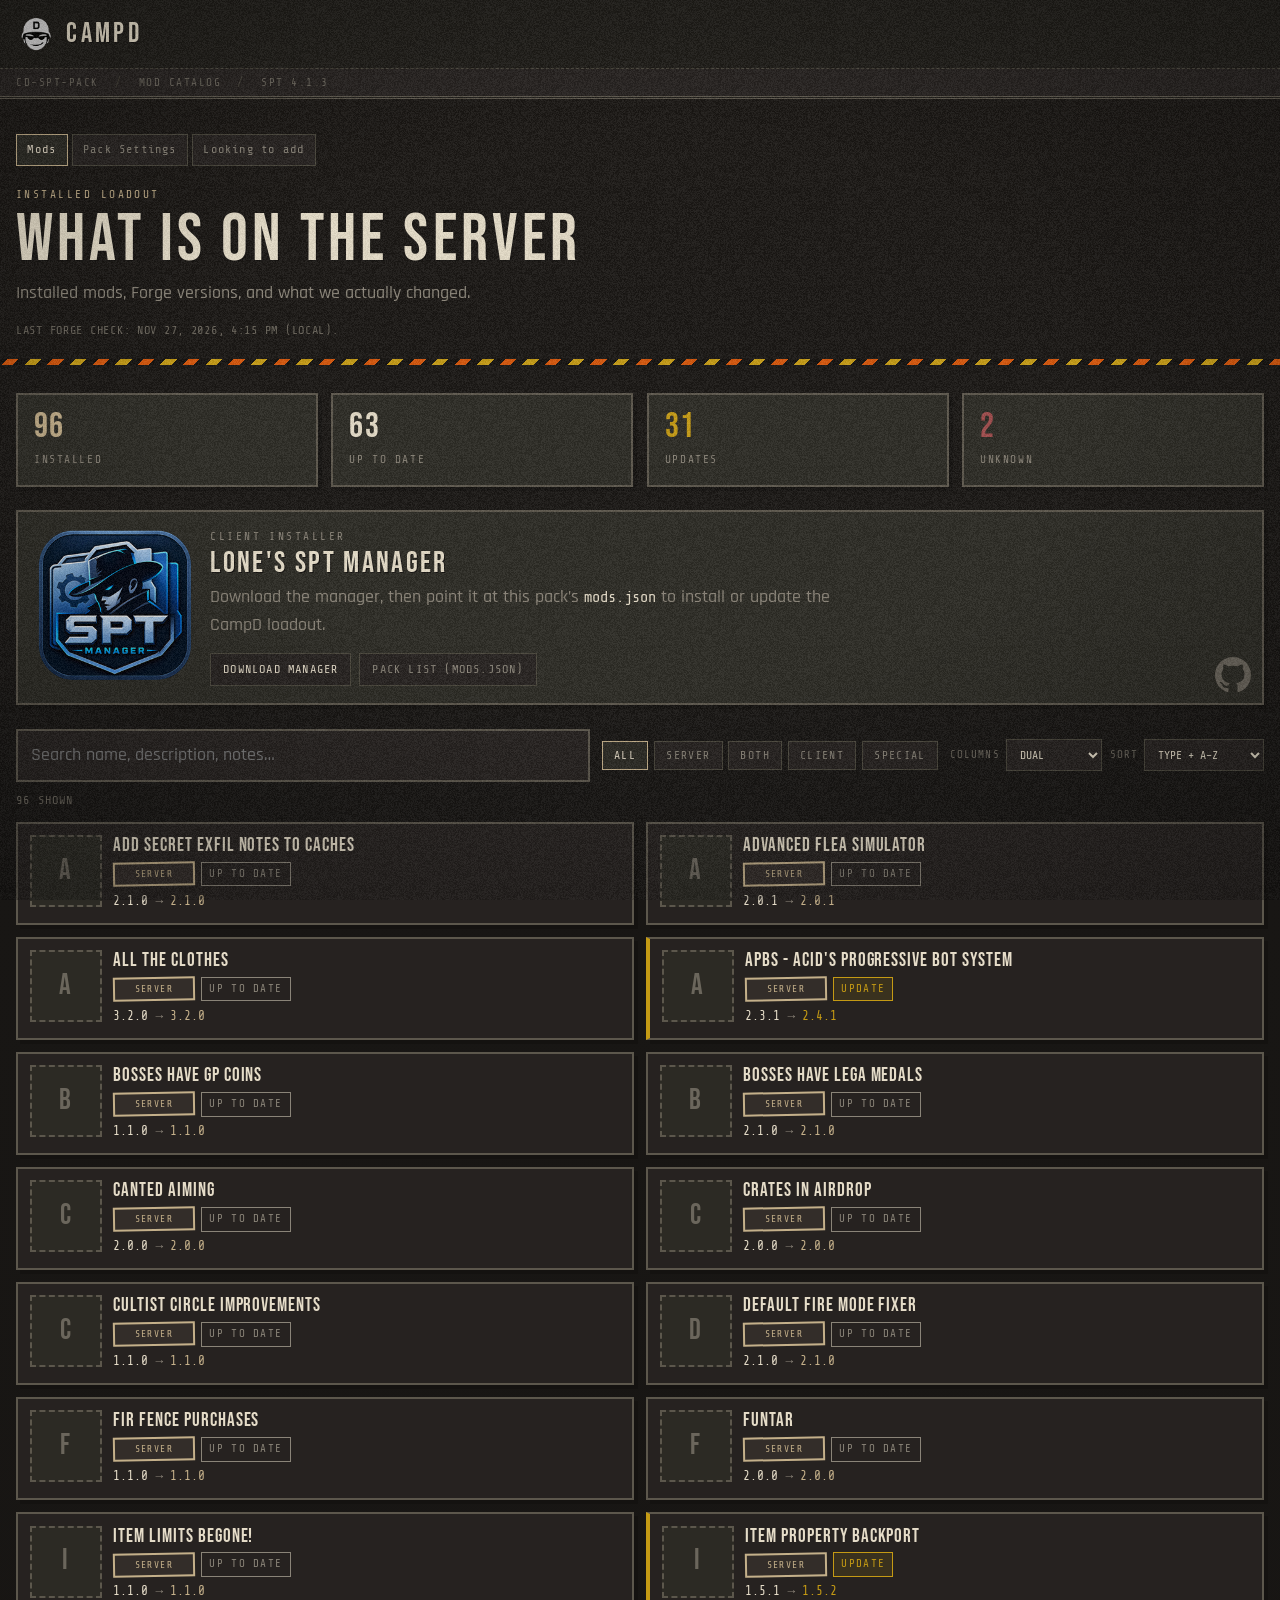
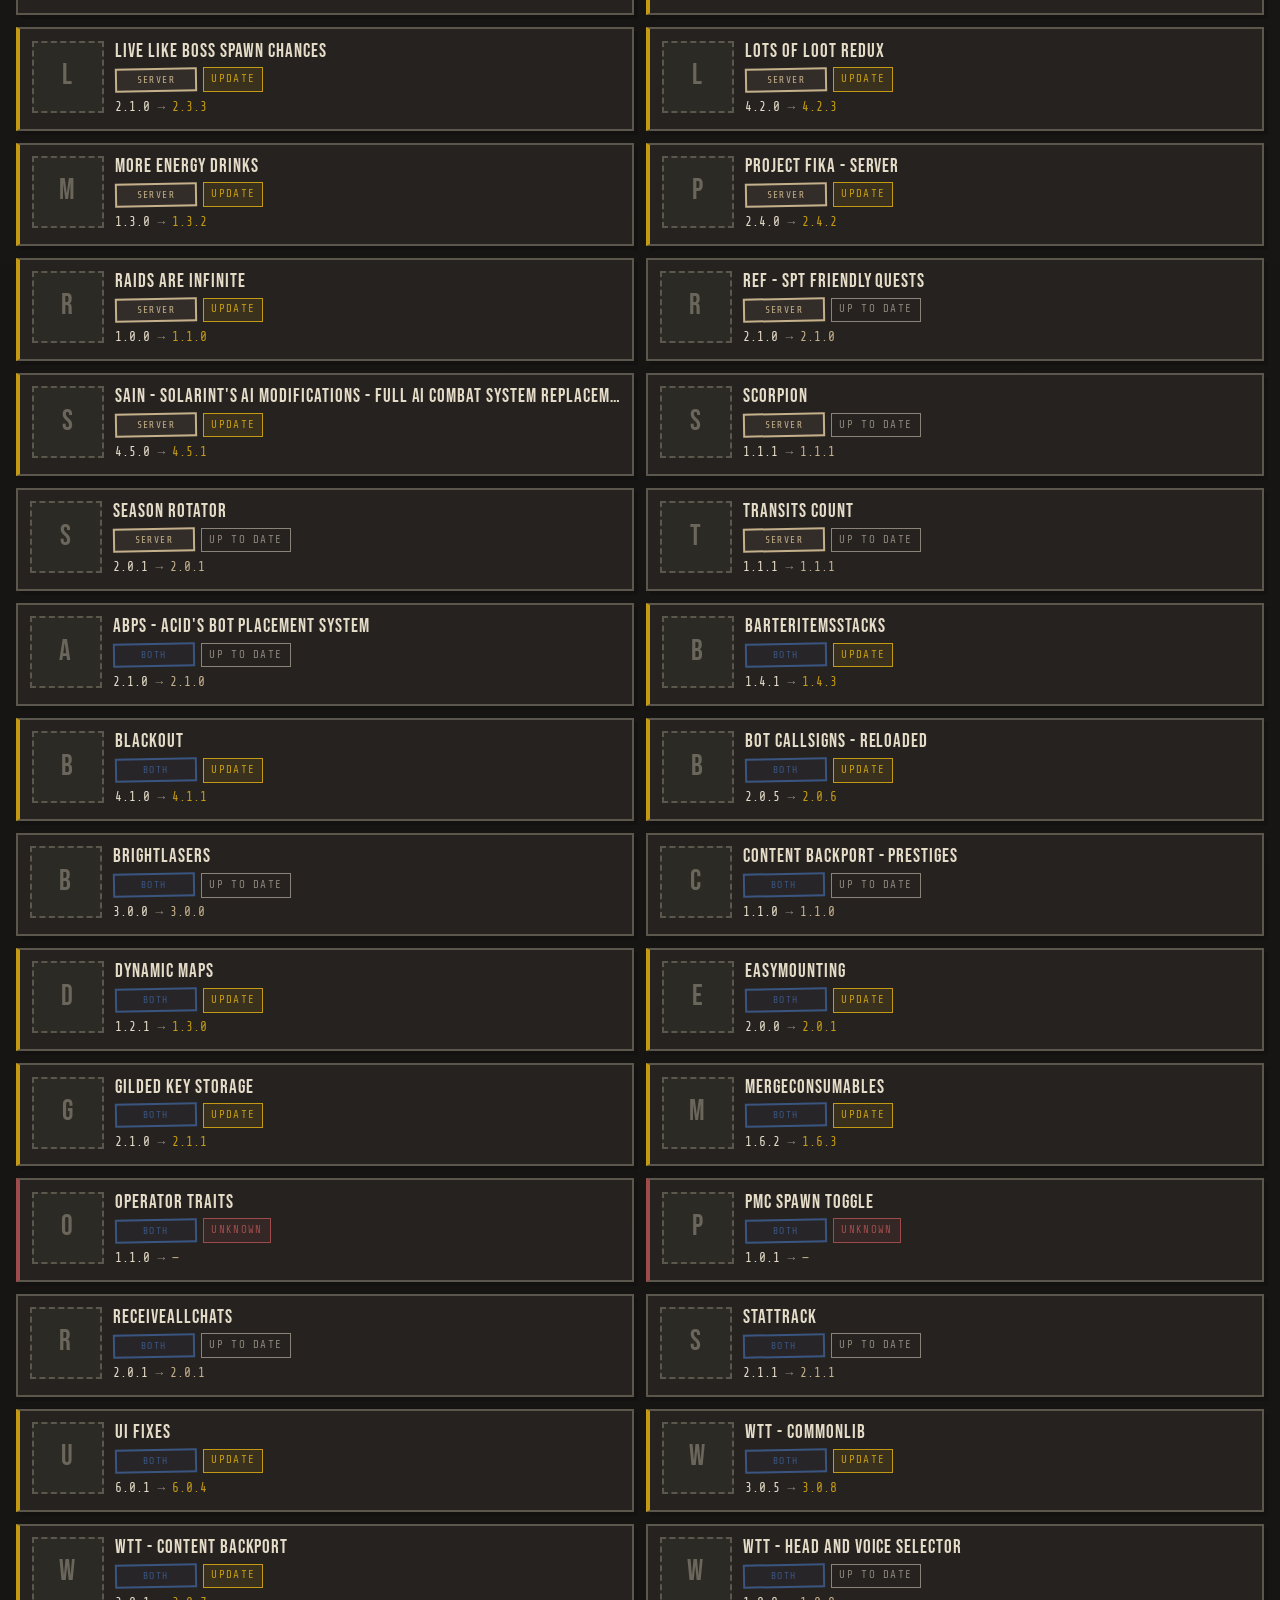
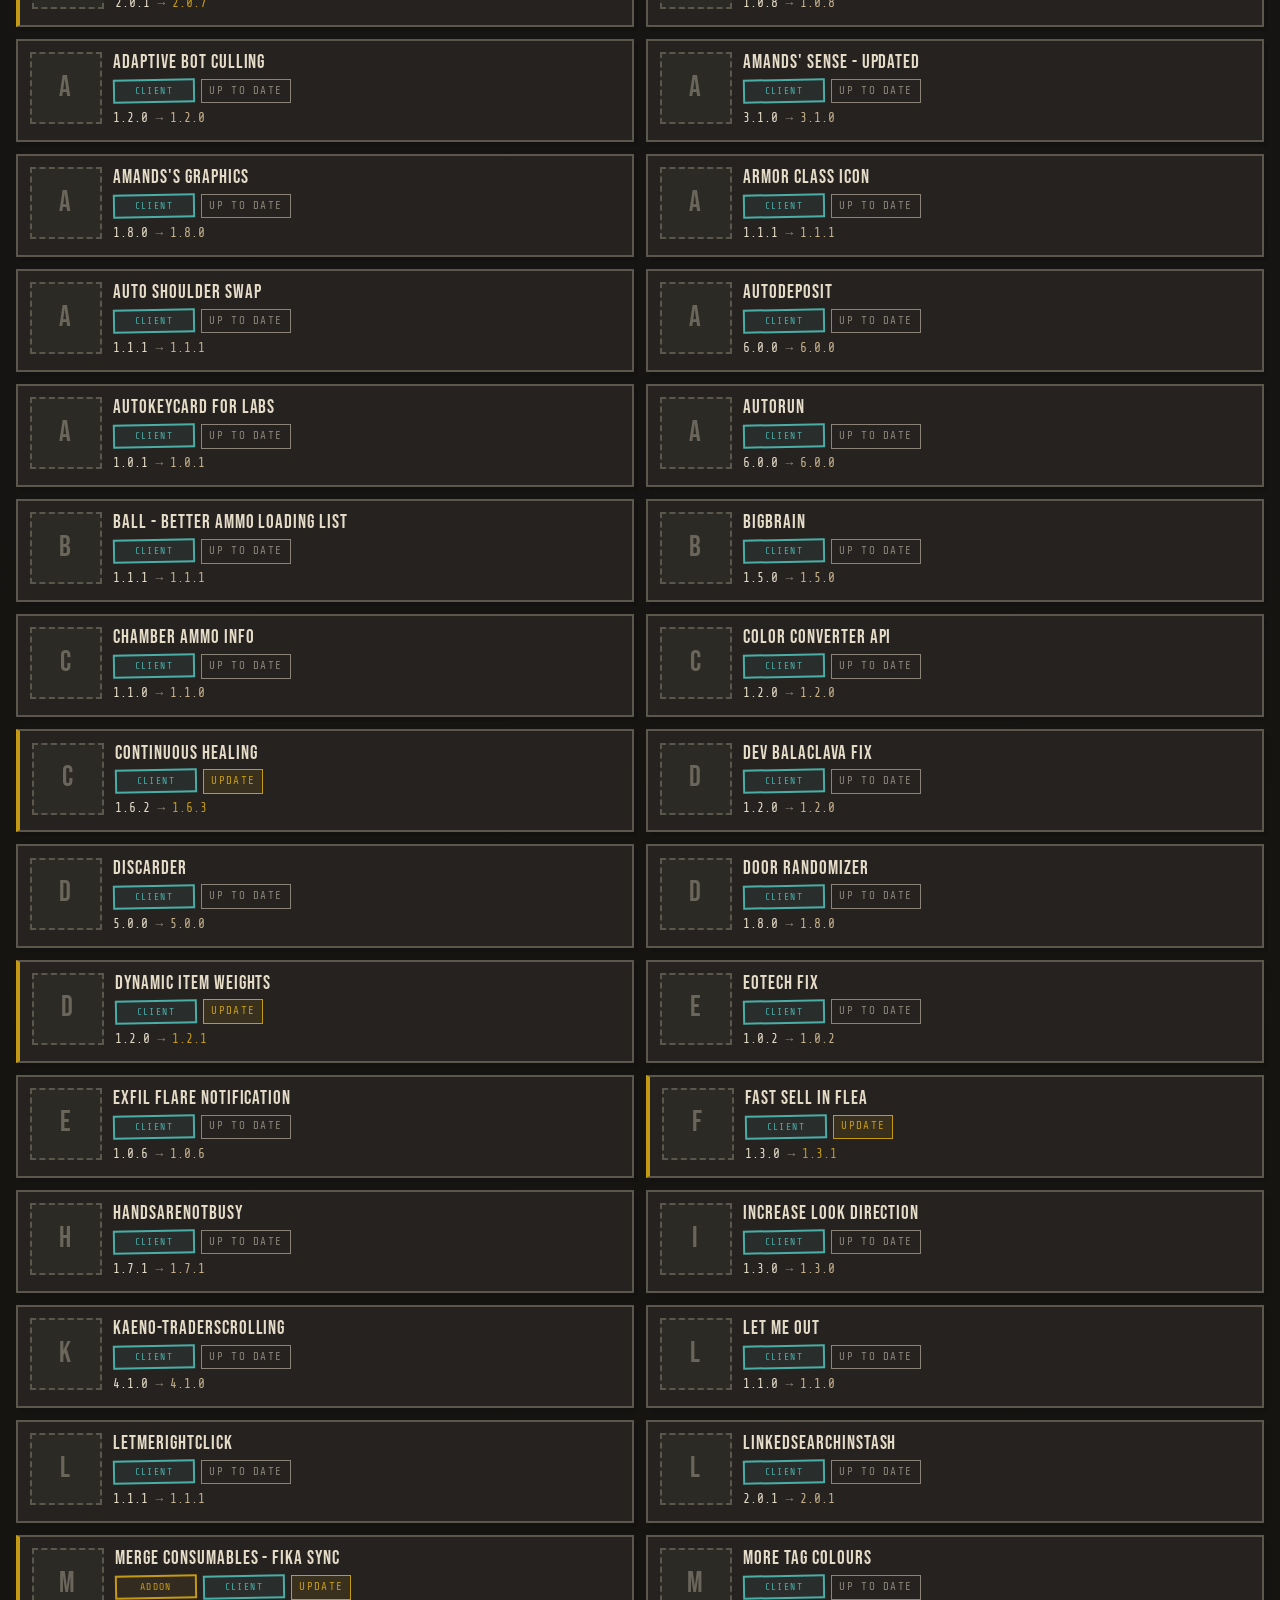
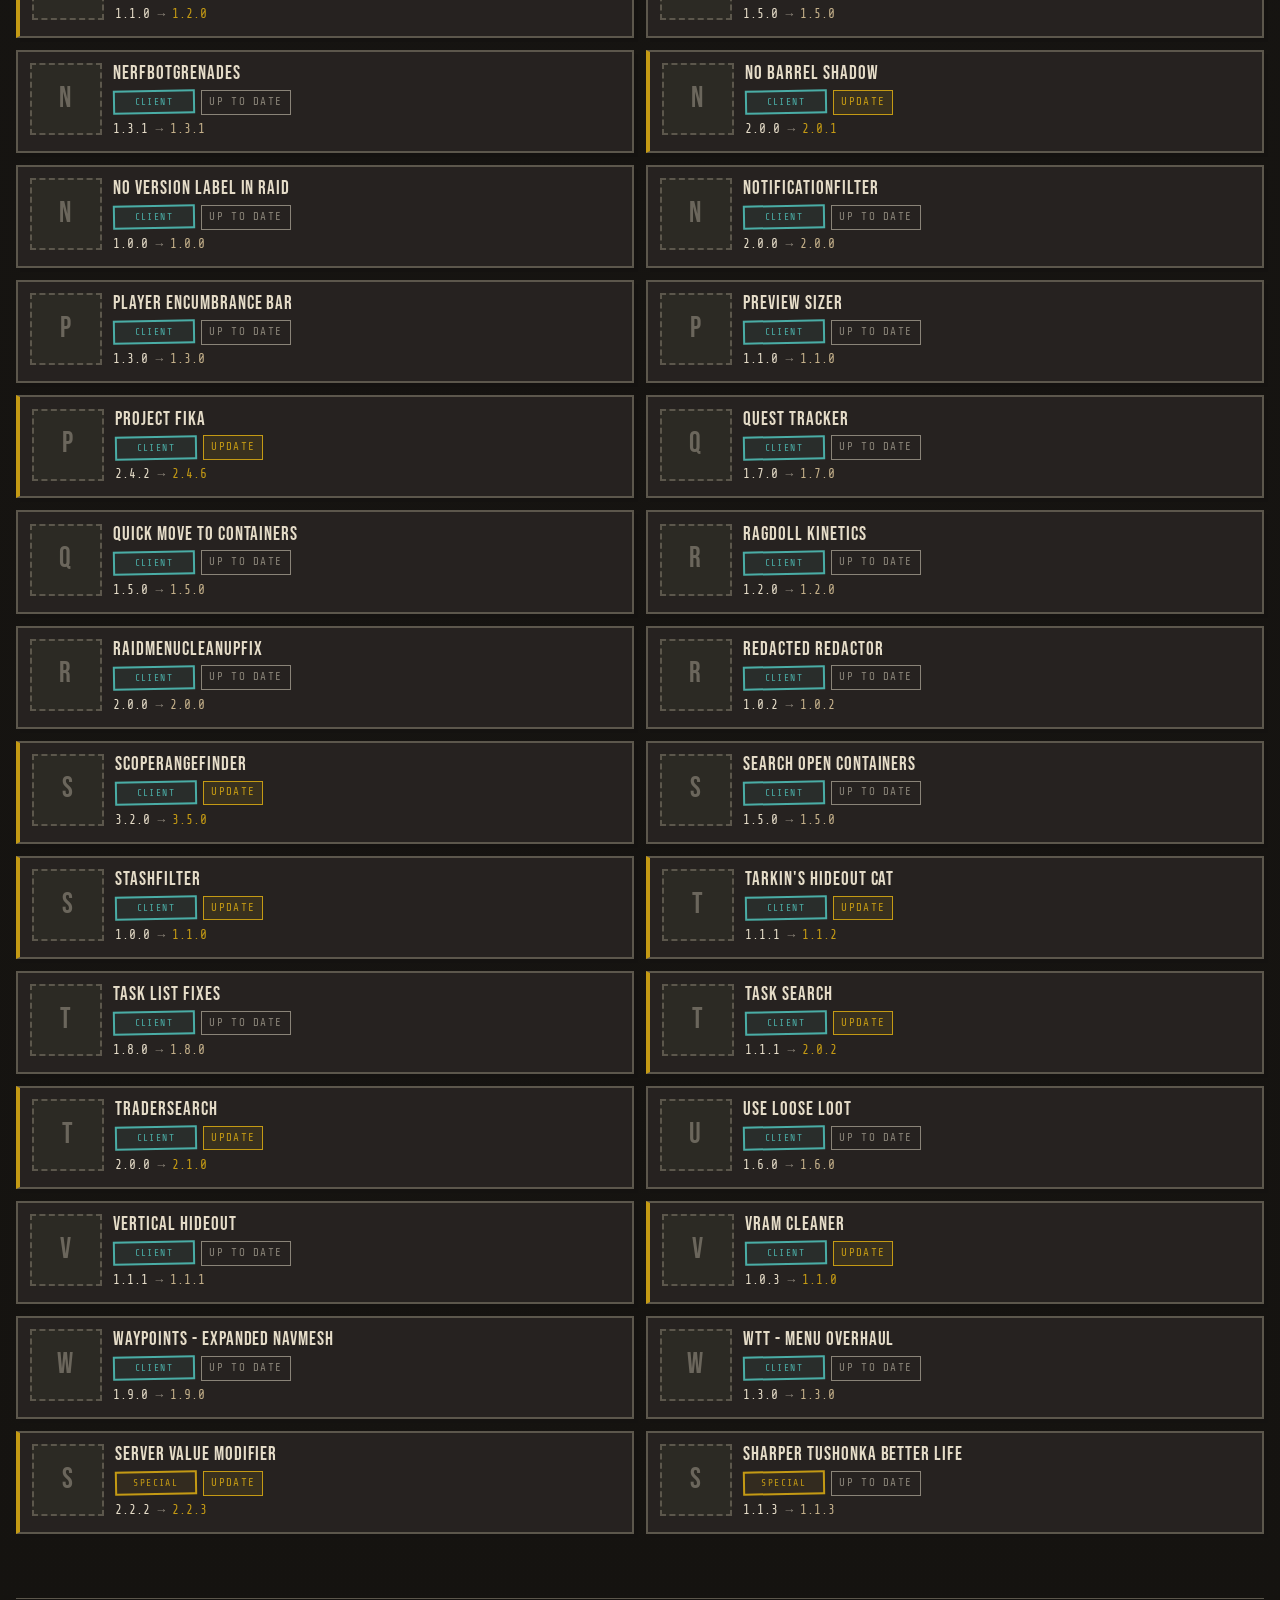
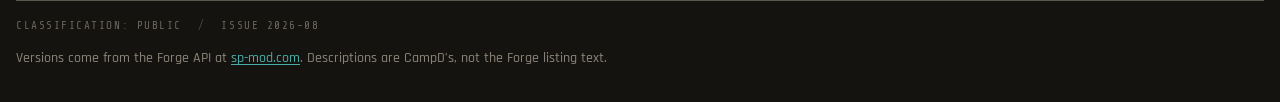
<file: index.html>
<!DOCTYPE html>
<html lang="en">
  <head>
    <meta charset="utf-8" />
    <meta name="viewport" content="width=device-width, initial-scale=1" />
    <title>CampD SPT Pack — Mods</title>
    <meta name="description" content="CampD SPT server mod list: installed versions vs Forge, plus what each mod does." />
    <link rel="icon" href="assets/favicon.png" type="image/png" />
    <link rel="preconnect" href="https://fonts.googleapis.com" />
    <link rel="preconnect" href="https://fonts.gstatic.com" crossorigin />
    <link
      href="https://fonts.googleapis.com/css2?family=Bebas+Neue&family=Rajdhani:wght@400;500;600;700&family=Share+Tech+Mono&display=swap"
      rel="stylesheet"
    />
    <link rel="stylesheet" href="css/themes/facility.css" />
  </head>
  <body>
    <div class="film-grain" aria-hidden="true"></div>
    <div class="vignette" aria-hidden="true"></div>
    <a class="skip-link" href="#main-content">Skip to main content</a>

    <header class="site-header">
      <div class="container header-inner">
        <a class="brand" href="https://campdegen.com/">
          <img class="brand-logo" src="assets/CampD_Logo_White.png" alt="" width="44" height="44" />
          <span class="brand__name">CampD</span>
        </a>
      </div>
      <p class="header-meta doc-meta">
        <span>CD-SPT-PACK</span>
        <span>Mod catalog</span>
        <span id="spt-chip">SPT —</span>
      </p>
    </header>

    <main class="page" id="main-content">
      <nav class="pack-nav" aria-label="Pack">
        <a class="is-active" href="index.html">Mods</a>
        <a href="settings.html">Pack Settings</a>
        <a href="looking.html">Looking to add</a>
      </nav>

      <section class="hero">
        <p class="eyebrow">Installed loadout</p>
        <h1>What is on the server</h1>
        <p class="lede" id="lede">
          Custom notes for each mod, plus installed version versus whatever Forge currently lists.
        </p>
        <p class="checked" id="checked">Forge versions have not been checked yet.</p>
      </section>

      <section class="stats" id="stats" aria-label="Version summary">
        <div class="stat">
          <span class="stat-value" id="stat-total">—</span>
          <span class="stat-label">Installed</span>
        </div>
        <div class="stat">
          <span class="stat-value is-ok" id="stat-current">—</span>
          <span class="stat-label">Up to date</span>
        </div>
        <div class="stat">
          <span class="stat-value is-warn" id="stat-update">—</span>
          <span class="stat-label">Updates</span>
        </div>
        <div class="stat">
          <span class="stat-value is-muted" id="stat-unknown">—</span>
          <span class="stat-label">Unknown</span>
        </div>
      </section>

      <aside class="tool-card" aria-label="Lone's SPT Manager">
        <img class="tool-card-icon" src="assets/lones-spt-manager.ico" alt="" />
        <div class="tool-card-copy">
          <p class="eyebrow">Client installer</p>
          <h2>Lone's SPT Manager</h2>
          <p>
            Download the manager, then point it at this pack’s
            <code>mods.json</code> to install or update the CampD loadout.
          </p>
          <div class="tool-card-actions">
            <a
              class="tool-btn"
              href="https://github.com/Loneranger419/lones-spt-manager/releases/latest/download/LonesSptManager.exe"
              >Download manager</a
            >
            <a
              class="tool-btn is-secondary"
              href="data/mods.json"
              download="mods.json"
              >Pack list (mods.json)</a
            >
          </div>
        </div>
        <a
          class="tool-card-github"
          href="https://github.com/Loneranger419/lones-spt-manager#readme"
          target="_blank"
          rel="noreferrer"
          aria-label="Lone's SPT Manager on GitHub"
        >
          <svg viewBox="0 0 16 16" width="36" height="36" aria-hidden="true">
            <path
              fill="currentColor"
              d="M8 0C3.58 0 0 3.58 0 8c0 3.54 2.29 6.53 5.47 7.59.4.07.55-.17.55-.38 0-.19-.01-.82-.01-1.49-2.01.37-2.53-.49-2.69-.94-.09-.23-.48-.94-.82-1.13-.28-.15-.68-.52-.01-.53.63-.01 1.08.58 1.23.82.72 1.21 1.87.87 2.33.66.07-.52.28-.87.51-1.07-1.78-.2-3.64-.89-3.64-3.95 0-.87.31-1.59.82-2.15-.08-.2-.36-1.02.08-2.12 0 0 .67-.21 2.2.82.64-.18 1.32-.27 2-.27s1.36.09 2 .27c1.53-1.04 2.2-.82 2.2-.82.44 1.1.16 1.92.08 2.12.51.56.82 1.27.82 2.15 0 3.07-1.87 3.75-3.65 3.95.29.25.54.73.54 1.48 0 1.07-.01 1.93-.01 2.2 0 .21.15.46.55.38A8.01 8.01 0 0 0 16 8c0-4.42-3.58-8-8-8"
            />
          </svg>
        </a>
      </aside>

      <section class="toolbar" aria-label="Filter and display mods">
        <label class="search">
          <span class="sr-only">Search mods</span>
          <input id="search" type="search" placeholder="Search name, description, notes…" autocomplete="off" />
        </label>
        <div class="filters" id="filters" role="tablist" aria-label="Mod side">
          <button type="button" class="filter is-active" data-side="all">All</button>
          <button type="button" class="filter" data-side="server">Server</button>
          <button type="button" class="filter" data-side="both">Both</button>
          <button type="button" class="filter" data-side="client">Client</button>
          <button type="button" class="filter" data-side="special">Special</button>
        </div>
        <div class="view-options">
          <label class="view-option">
            <span>Columns</span>
            <select id="columns">
              <option value="1">Single</option>
              <option value="2" selected>Dual</option>
              <option value="3">Triple</option>
            </select>
          </label>
          <label class="view-option">
            <span>Sort</span>
            <select id="sort">
              <option value="grouped" selected>Type + A–Z</option>
              <option value="alphabetical">A–Z only</option>
            </select>
          </label>
        </div>
      </section>

      <p class="result-count" id="result-count"></p>

      <section id="catalog" class="catalog" data-columns="2" aria-live="polite"></section>
    </main>

    <dialog class="mod-dialog" id="mod-dialog" aria-labelledby="mod-dialog-title">
      <div class="mod-dialog-sheet">
        <button class="mod-dialog-close" type="button">Close</button>
        <div class="mod-dialog-main"></div>
      </div>
    </dialog>

    <footer class="foot">
      <p class="foot-meta doc-meta">
        <span>Classification: Public</span>
        <span>Issue 2026-08</span>
      </p>
      <p>Versions come from the Forge API at <a href="https://sp-mod.com">sp-mod.com</a>. Descriptions are CampD’s, not the Forge listing text.</p>
    </footer>

    <script src="js/app.js" type="module"></script>
  </body>
</html>
</file>
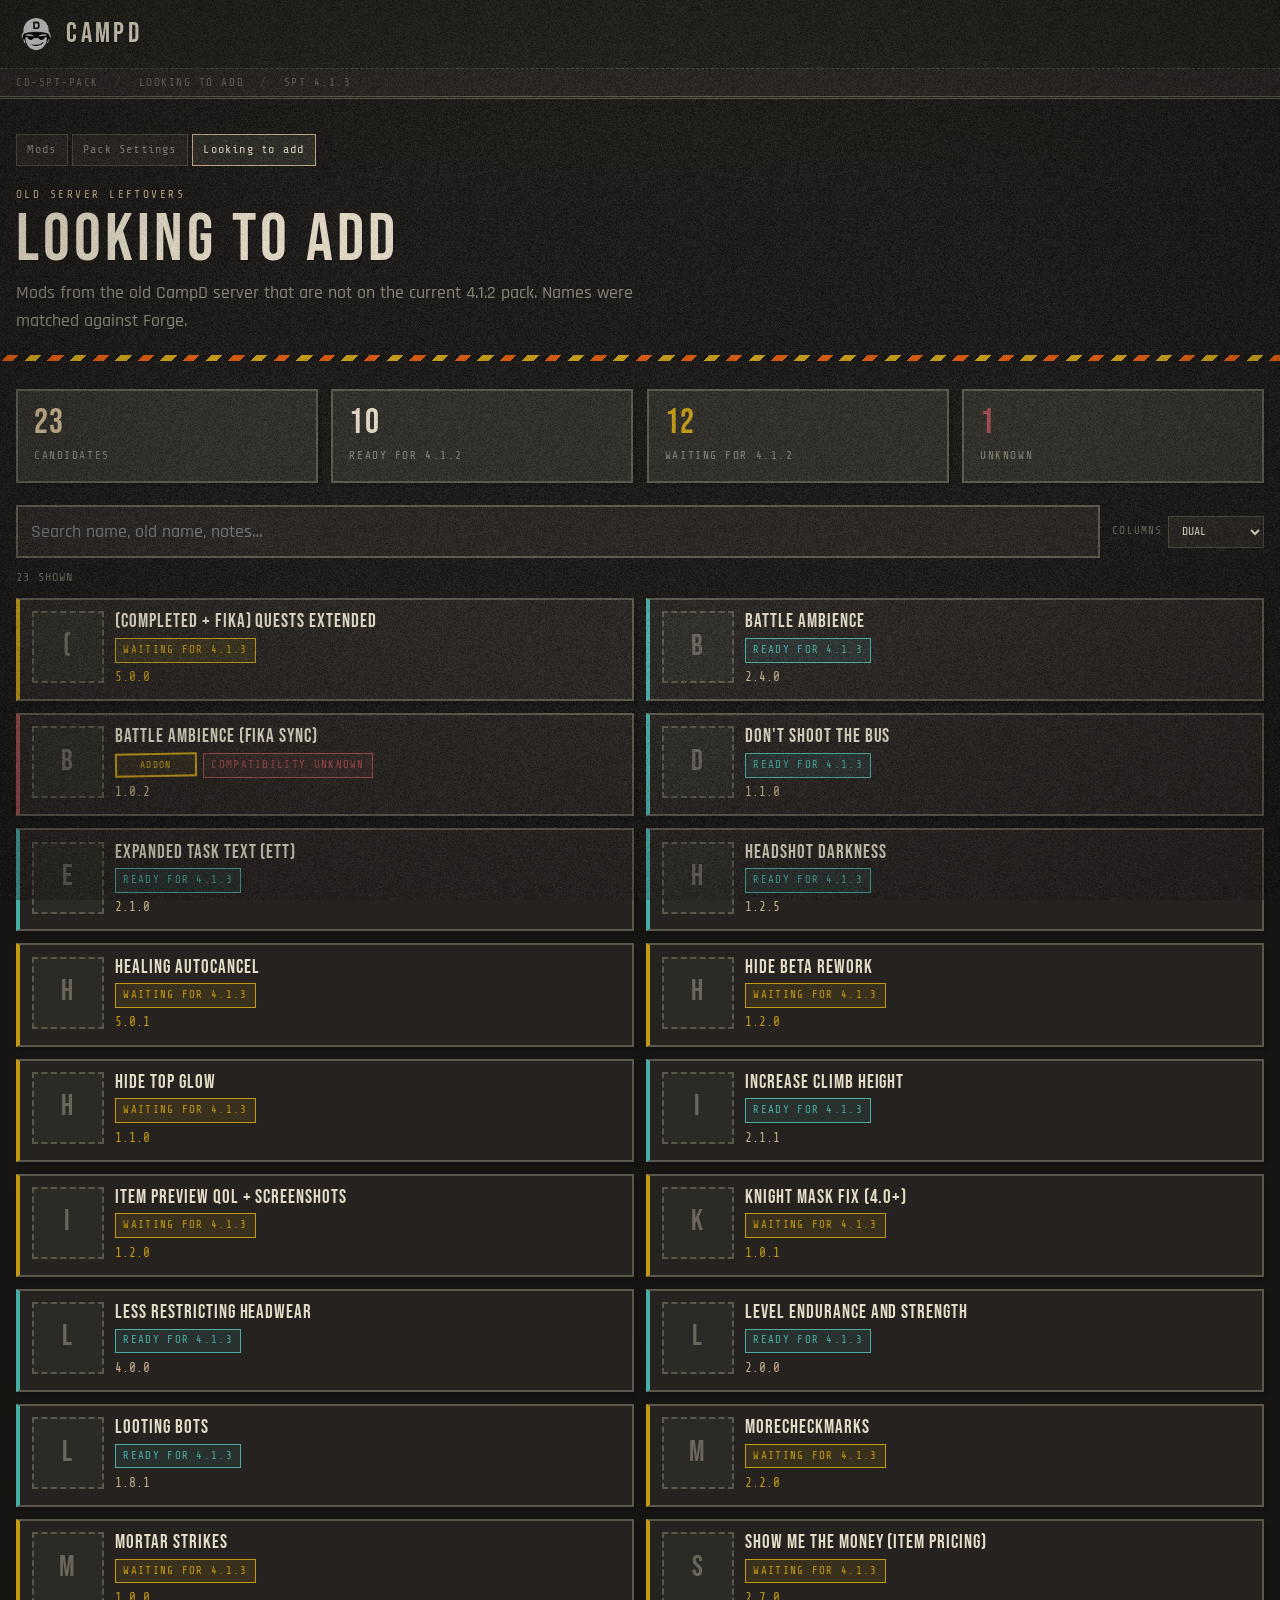
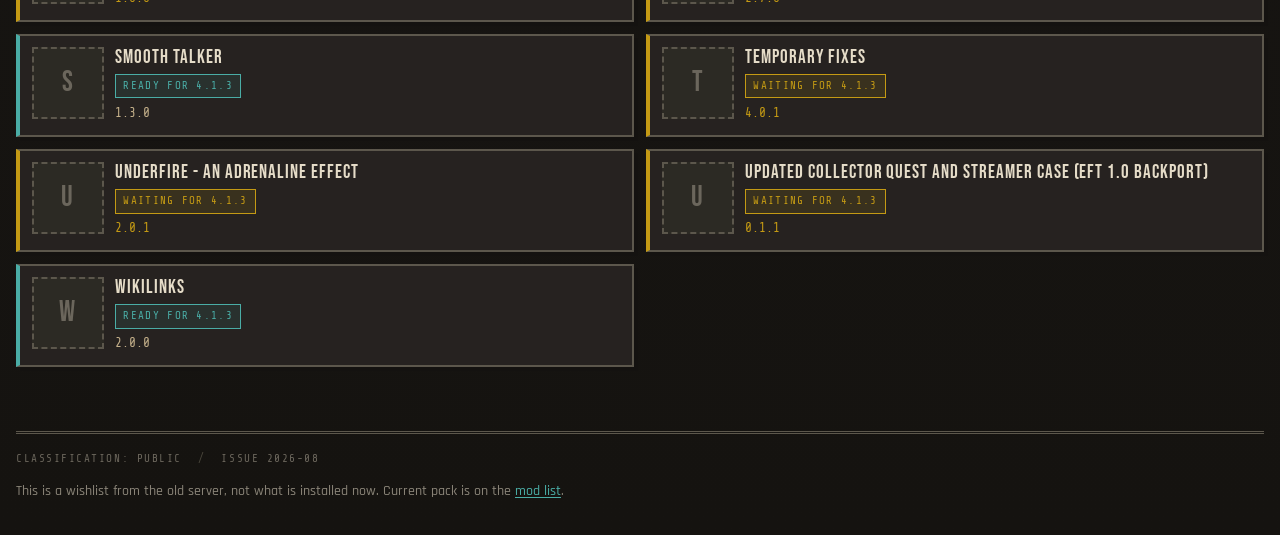
<file: looking.html>
<!DOCTYPE html>
<html lang="en">
  <head>
    <meta charset="utf-8" />
    <meta name="viewport" content="width=device-width, initial-scale=1" />
    <title>CampD SPT Pack — Looking to add</title>
    <meta name="description" content="Old CampD SPT mods that are not on the current 4.1.2 pack, matched against Forge." />
    <link rel="icon" href="assets/favicon.png" type="image/png" />
    <link rel="preconnect" href="https://fonts.googleapis.com" />
    <link rel="preconnect" href="https://fonts.gstatic.com" crossorigin />
    <link
      href="https://fonts.googleapis.com/css2?family=Bebas+Neue&family=Rajdhani:wght@400;500;600;700&family=Share+Tech+Mono&display=swap"
      rel="stylesheet"
    />
    <link rel="stylesheet" href="css/themes/facility.css" />
  </head>
  <body>
    <div class="film-grain" aria-hidden="true"></div>
    <div class="vignette" aria-hidden="true"></div>
    <a class="skip-link" href="#main-content">Skip to main content</a>

    <header class="site-header">
      <div class="container header-inner">
        <a class="brand" href="https://campdegen.com/">
          <img class="brand-logo" src="assets/CampD_Logo_White.png" alt="" width="44" height="44" />
          <span class="brand__name">CampD</span>
        </a>
      </div>
      <p class="header-meta doc-meta">
        <span>CD-SPT-PACK</span>
        <span>Looking to add</span>
        <span id="spt-chip">SPT —</span>
      </p>
    </header>

    <main class="page" id="main-content">
      <nav class="pack-nav" aria-label="Pack">
        <a href="index.html">Mods</a>
        <a href="settings.html">Pack Settings</a>
        <a class="is-active" href="looking.html">Looking to add</a>
      </nav>

      <section class="hero">
        <p class="eyebrow">Old server leftovers</p>
        <h1>Looking to add</h1>
        <p class="lede" id="lede">
          Mods from the previous CampD server that are not on the current pack. Forge names were checked against the old list.
        </p>
      </section>

      <section class="stats" id="stats" aria-label="Looking-to-add summary">
        <div class="stat">
          <span class="stat-value" id="stat-total">—</span>
          <span class="stat-label">Candidates</span>
        </div>
        <div class="stat">
          <span class="stat-value is-ok" id="stat-compatible">—</span>
          <span class="stat-label">Ready for 4.1.2</span>
        </div>
        <div class="stat">
          <span class="stat-value is-warn" id="stat-waiting">—</span>
          <span class="stat-label">Waiting for 4.1.2</span>
        </div>
        <div class="stat">
          <span class="stat-value is-muted" id="stat-unknown">—</span>
          <span class="stat-label">Unknown</span>
        </div>
      </section>

      <section class="toolbar" aria-label="Filter looking-to-add mods">
        <label class="search">
          <span class="sr-only">Search looking-to-add mods</span>
          <input id="search" type="search" placeholder="Search name, old name, notes…" autocomplete="off" />
        </label>
        <div class="view-options">
          <label class="view-option">
            <span>Columns</span>
            <select id="columns">
              <option value="1">Single</option>
              <option value="2" selected>Dual</option>
              <option value="3">Triple</option>
            </select>
          </label>
        </div>
      </section>

      <p class="result-count" id="result-count"></p>

      <section id="catalog" class="catalog" data-columns="2" aria-live="polite"></section>
    </main>

    <dialog class="mod-dialog" id="mod-dialog" aria-labelledby="mod-dialog-title">
      <div class="mod-dialog-sheet">
        <button class="mod-dialog-close" type="button">Close</button>
        <div class="mod-dialog-main"></div>
      </div>
    </dialog>

    <footer class="foot">
      <p class="foot-meta doc-meta">
        <span>Classification: Public</span>
        <span>Issue 2026-08</span>
      </p>
      <p>This is a wishlist from the old server, not what is installed now. Current pack is on the <a href="index.html">mod list</a>.</p>
    </footer>

    <script src="js/looking.js" type="module"></script>
  </body>
</html>
</file>
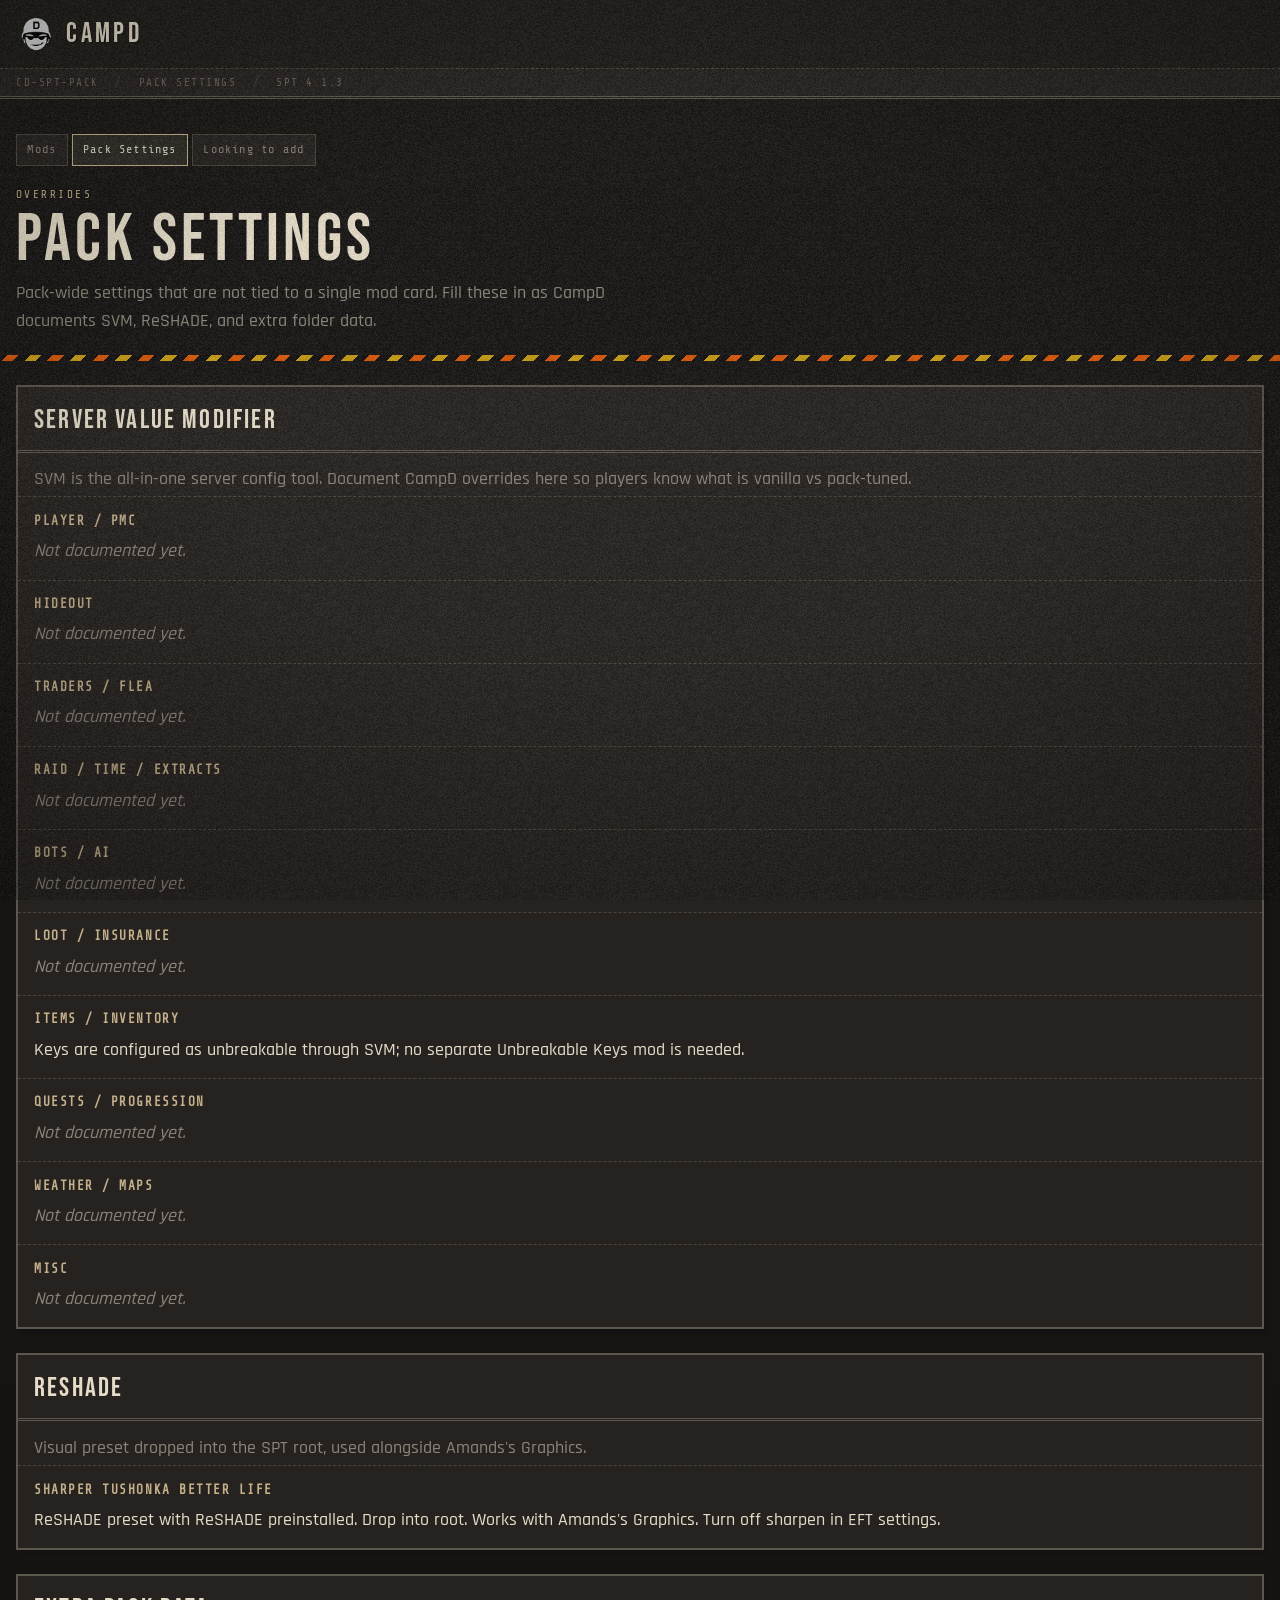
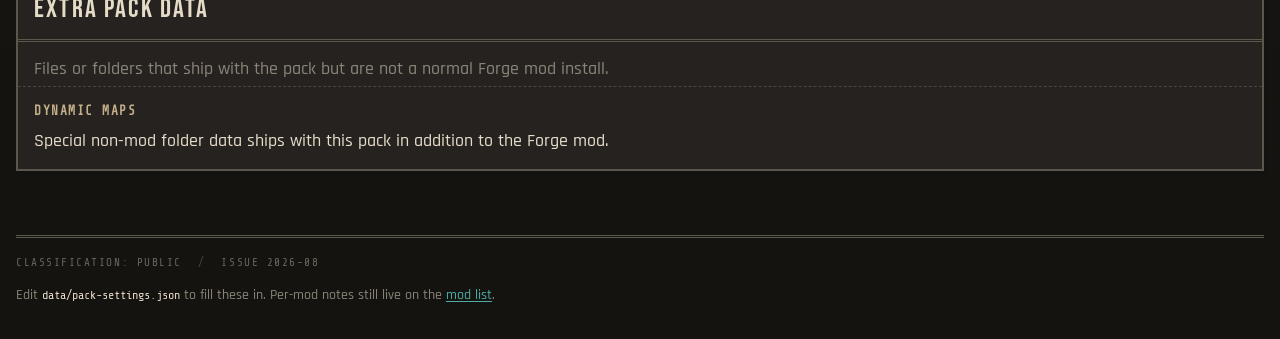
<file: settings.html>
<!DOCTYPE html>
<html lang="en">
  <head>
    <meta charset="utf-8" />
    <meta name="viewport" content="width=device-width, initial-scale=1" />
    <title>CampD SPT Pack — Pack Settings</title>
    <meta name="description" content="CampD SPT pack settings: SVM overrides, ReSHADE, and extra folder data." />
    <link rel="icon" href="assets/favicon.png" type="image/png" />
    <link rel="preconnect" href="https://fonts.googleapis.com" />
    <link rel="preconnect" href="https://fonts.gstatic.com" crossorigin />
    <link
      href="https://fonts.googleapis.com/css2?family=Bebas+Neue&family=Rajdhani:wght@400;500;600;700&family=Share+Tech+Mono&display=swap"
      rel="stylesheet"
    />
    <link rel="stylesheet" href="css/themes/facility.css" />
  </head>
  <body>
    <div class="film-grain" aria-hidden="true"></div>
    <div class="vignette" aria-hidden="true"></div>
    <a class="skip-link" href="#main-content">Skip to main content</a>

    <header class="site-header">
      <div class="container header-inner">
        <a class="brand" href="https://campdegen.com/">
          <img class="brand-logo" src="assets/CampD_Logo_White.png" alt="" width="44" height="44" />
          <span class="brand__name">CampD</span>
        </a>
      </div>
      <p class="header-meta doc-meta">
        <span>CD-SPT-PACK</span>
        <span>Pack settings</span>
        <span id="spt-chip">SPT —</span>
      </p>
    </header>

    <main class="page" id="main-content">
      <nav class="pack-nav" aria-label="Pack">
        <a href="index.html">Mods</a>
        <a class="is-active" href="settings.html">Pack Settings</a>
        <a href="looking.html">Looking to add</a>
      </nav>

      <section class="hero">
        <p class="eyebrow">Overrides</p>
        <h1>Pack settings</h1>
        <p class="lede" id="lede">
          SVM, ReSHADE, and extra files that are not obvious from the Forge page. Empty groups are waiting for CampD notes.
        </p>
      </section>

      <section id="settings-root" class="settings-root"></section>
    </main>

    <footer class="foot">
      <p class="foot-meta doc-meta">
        <span>Classification: Public</span>
        <span>Issue 2026-08</span>
      </p>
      <p>Edit <code>data/pack-settings.json</code> to fill these in. Per-mod notes still live on the <a href="index.html">mod list</a>.</p>
    </footer>

    <script src="js/settings.js" type="module"></script>
  </body>
</html>
</file>
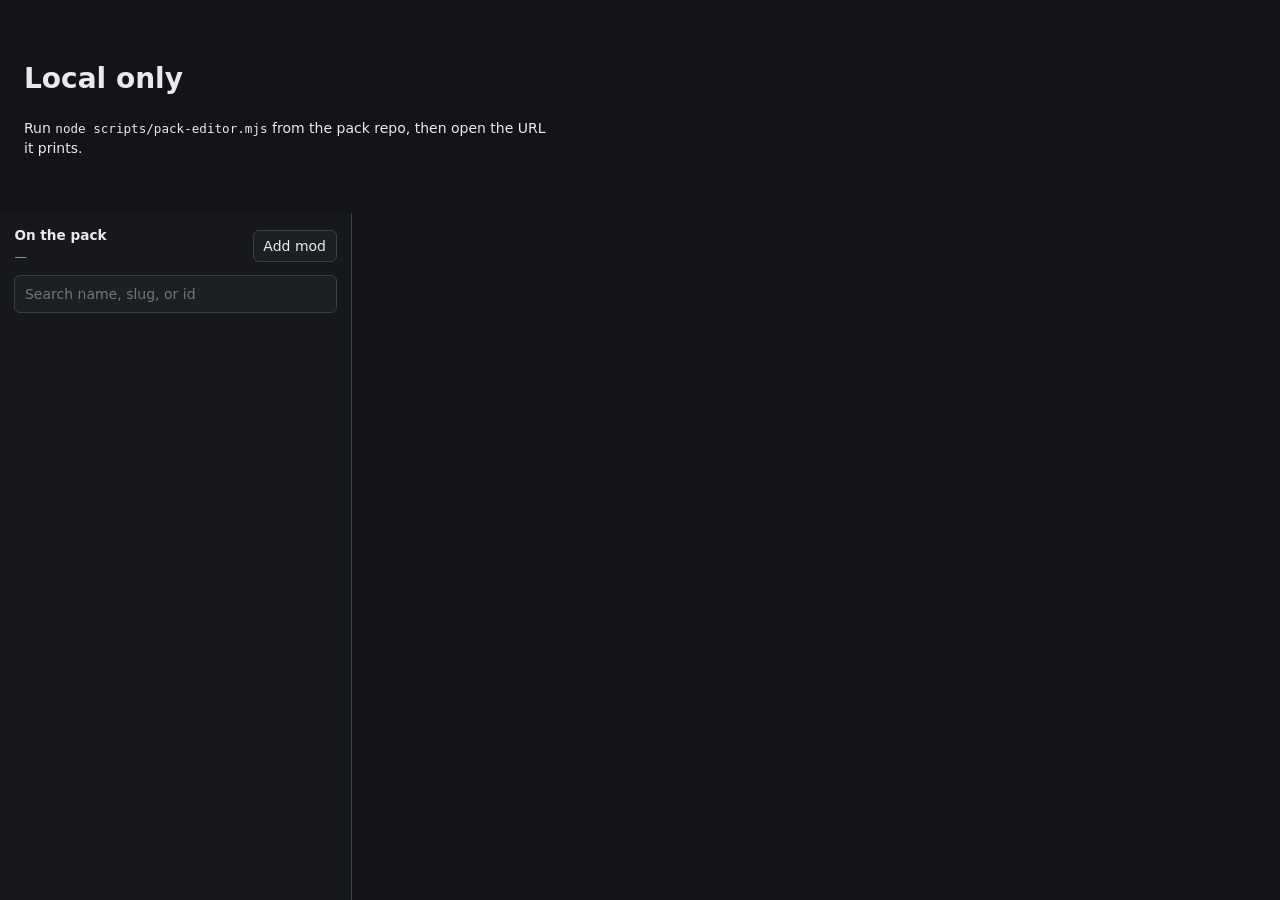
<file: scripts/pack-editor.html>
<!DOCTYPE html>
<html lang="en">
  <head>
    <meta charset="utf-8" />
    <meta name="viewport" content="width=device-width, initial-scale=1" />
    <title>Mod Pack Editor</title>
    <style>
      :root {
        --bg: #121417;
        --surface: #1c1f24;
        --sidebar: #16181c;
        --text: #e8eaed;
        --muted: #9aa3ad;
        --border: #3a4048;
        --accent: #3b82f6;
        --accent-soft: #1a2d4a;
        --ok: #4ade80;
        --warn: #fbbf24;
        --danger: #f87171;
        --on-accent: #ffffff;
        --radius: 8px;
        --font: system-ui, "Segoe UI", sans-serif;
        --mono: ui-monospace, "Cascadia Mono", Consolas, monospace;
      }
      * { box-sizing: border-box; }
      html, body { margin: 0; height: 100%; }
      body {
        display: flex;
        flex-direction: column;
        background: var(--bg);
        color: var(--text);
        font: 14px/1.45 var(--font);
        color-scheme: dark;
      }
      button, select, input, textarea {
        font: inherit;
        color: var(--text);
        background: var(--surface);
        border: 1px solid var(--border);
        border-radius: 6px;
      }
      button:disabled { opacity: 0.45; cursor: not-allowed; }
      a.link-btn {
        display: inline-flex;
        align-items: center;
        padding: 0.3rem 0.6rem;
        background: #22262c;
        border: 1px solid var(--border);
        border-radius: 6px;
        color: var(--text);
        text-decoration: none;
        white-space: nowrap;
      }
      a.link-btn:hover { border-color: #5a6270; }
      a.link-btn[aria-disabled="true"] { opacity: 0.45; pointer-events: none; }
      button:hover { border-color: #5a6270; }
      button:focus-visible, input:focus-visible, select:focus-visible, textarea:focus-visible {
        outline: 2px solid var(--accent);
        outline-offset: 1px;
      }
      input, select, textarea { padding: 0.45rem 0.6rem; width: 100%; }
      input, select { min-height: 2.35rem; height: 2.35rem; }
      textarea { min-height: 5.5rem; resize: vertical; }
      textarea.tall { min-height: 8rem; }
      label {
        display: block;
        margin: 0 0 0.3rem;
        color: var(--muted);
        font-size: 0.8rem;
        font-weight: 600;
      }
      .field { margin-top: 0.85rem; }
      .row { display: grid; grid-template-columns: 1fr 1fr; gap: 0.85rem; align-items: end; }
      .row > .field { margin-top: 0; }
      kbd {
        font-family: var(--mono);
        font-size: 0.75em;
        border: 1px solid var(--border);
        border-radius: 4px;
        padding: 0.05rem 0.3rem;
        background: var(--bg);
        color: inherit;
      }
      code { font-family: var(--mono); font-size: 0.9em; }

      .chrome {
        background: var(--surface);
        border-bottom: 1px solid var(--border);
      }
      .bar {
        display: flex;
        align-items: center;
        gap: 1rem;
        flex-wrap: wrap;
        padding: 0.65rem 1rem;
      }
      .bar h1 {
        margin: 0;
        font-size: 1rem;
        font-weight: 650;
        white-space: nowrap;
      }
      .tabs {
        display: flex;
        gap: 0.3rem;
        flex: 1;
        min-width: 16rem;
      }
      .tab {
        display: inline-flex;
        align-items: center;
        gap: 0.4rem;
        padding: 0.4rem 0.7rem;
        background: transparent;
        border-color: transparent;
        color: var(--muted);
      }
      .tab:hover { background: var(--bg); color: var(--text); }
      .tab.is-active {
        background: var(--accent-soft);
        border-color: var(--accent);
        color: var(--text);
      }
      .tab-count {
        font-family: var(--mono);
        font-size: 0.75rem;
        color: var(--muted);
      }
      .tab.is-dirty::after {
        content: "";
        width: 0.45rem;
        height: 0.45rem;
        border-radius: 50%;
        background: var(--warn);
      }
      .chrome-actions {
        display: flex;
        align-items: center;
        gap: 0.75rem;
        margin-left: auto;
      }
      .primary {
        background: var(--accent);
        border-color: var(--accent);
        color: var(--on-accent);
        padding: 0.4rem 0.8rem;
        font-weight: 600;
      }
      .primary:hover,
      .primary:focus-visible {
        background: #2563eb;
        border-color: #60a5fa;
        color: var(--on-accent);
        filter: none;
      }
      .primary kbd {
        background: transparent;
        border-color: rgba(255, 255, 255, 0.45);
        color: var(--on-accent);
      }
      .danger {
        color: var(--danger);
        border-color: #5c2a2a;
        background: var(--surface);
      }
      .ghost { background: transparent; }
      .status { font-size: 0.8rem; color: var(--muted); max-width: 22rem; }
      .status.ok { color: var(--ok); }
      .status.err { color: var(--danger); }
      .context {
        margin: 0;
        padding: 0.4rem 1rem 0.55rem;
        color: var(--muted);
        font-size: 0.82rem;
        border-top: 1px solid var(--bg);
      }
      .context code { color: var(--text); }

      [hidden] { display: none !important; }
      .workspace { flex: 1; min-height: 0; flex-direction: column; }
      .workspace:not([hidden]) { display: flex; }
      .layout {
        flex: 1;
        display: grid;
        grid-template-columns: minmax(16rem, 22rem) minmax(0, 1fr);
        min-height: 0;
      }
      .list {
        display: flex;
        flex-direction: column;
        min-height: 0;
        background: var(--sidebar);
        border-right: 1px solid var(--border);
      }
      .list-head {
        display: flex;
        align-items: center;
        justify-content: space-between;
        gap: 0.75rem;
        padding: 0.85rem 0.9rem 0.55rem;
      }
      .list-head h2 { margin: 0; font-size: 0.85rem; }
      .list-head p { margin: 0.15rem 0 0; color: var(--muted); font-size: 0.78rem; }
      .list-head button { padding: 0.3rem 0.6rem; }
      .search { width: calc(100% - 1.8rem); margin: 0 0.9rem 0.7rem; }
      .item-list { flex: 1; overflow: auto; padding: 0 0.65rem 0.9rem; }
      .item {
        width: 100%;
        text-align: left;
        margin: 0 0 0.35rem;
        padding: 0.5rem 0.6rem;
        background: var(--surface);
      }
      .item.is-active {
        border-color: var(--accent);
        background: var(--accent-soft);
      }
      .item-name { display: block; font-weight: 600; }
      .item-meta {
        display: flex;
        flex-wrap: wrap;
        gap: 0.3rem 0.5rem;
        margin-top: 0.2rem;
        color: var(--muted);
        font-family: var(--mono);
        font-size: 0.72rem;
      }
      .side {
        padding: 0.02rem 0.3rem;
        border: 1px solid var(--border);
        border-radius: 4px;
        background: var(--bg);
      }

      .form { overflow: auto; padding: 1.1rem 1.4rem 2.2rem; }
      .form-inner { max-width: 48rem; }
      .editor-head { margin-bottom: 1rem; }
      .kicker { margin: 0 0 0.2rem; color: var(--muted); font-size: 0.8rem; }
      .editor-head h2 { margin: 0; font-size: 1.35rem; font-weight: 650; }
      .lede { margin: 0.35rem 0 0; color: var(--muted); }
      .toolbar { display: flex; flex-wrap: wrap; gap: 0.35rem; margin-top: 0.75rem; }
      .toolbar button { padding: 0.3rem 0.6rem; }
      .card {
        margin-top: 0.9rem;
        padding: 0.95rem 1rem 1.05rem;
        background: var(--surface);
        border: 1px solid var(--border);
        border-radius: var(--radius);
      }
      .card h3 { margin: 0 0 0.25rem; font-size: 0.95rem; }
      .hint { margin: 0 0 0.75rem; color: var(--muted); font-size: 0.85rem; }
      .empty { color: var(--muted); padding: 1.25rem 0.4rem; }

      .page-band {
        padding: 0.75rem 1.1rem;
        border-bottom: 1px solid var(--border);
        background: var(--surface);
      }
      .page-band textarea { min-height: 3.8rem; max-width: 48rem; }

      .settings-ui { flex: 1; overflow: auto; padding: 1.1rem 1.4rem 2.2rem; }
      .settings-inner { max-width: 52rem; }
      .group-card { margin-top: 0.75rem; background: var(--bg); }
      .blocked { padding: 2.5rem 1.5rem; max-width: 36rem; }

      @media (max-width: 900px) {
        .layout { grid-template-columns: 1fr; }
        .list { border-right: 0; border-bottom: 1px solid var(--border); max-height: 16rem; }
        .row { grid-template-columns: 1fr; }
        .chrome-actions { margin-left: 0; width: 100%; }
      }
    </style>
  </head>
  <body>
    <div id="blocked" class="blocked" hidden>
      <h1>Local only</h1>
      <p>Run <code>node scripts/pack-editor.mjs</code> from the pack repo, then open the URL it prints.</p>
    </div>
    <header class="chrome" id="chrome">
      <div class="bar">
        <h1>Mod Pack Editor</h1>
        <nav class="tabs" aria-label="Catalog files">
          <button class="tab is-active" data-tab="mods" type="button">
            Installed mods <span class="tab-count" id="mods-tab-count"></span>
          </button>
          <button class="tab" data-tab="looking" type="button">
            Looking to add <span class="tab-count" id="looking-tab-count"></span>
          </button>
          <button class="tab" data-tab="settings" type="button">Pack settings</button>
        </nav>
        <div class="chrome-actions">
          <span class="status" id="status">Loading…</span>
          <button class="primary" id="save" type="button">Save <kbd>Ctrl+S</kbd></button>
        </div>
      </div>
      <p class="context" id="file-context">Local editor for the three catalog JSON files in <code>data/</code>.</p>
    </header>

    <div class="workspace" id="mods-ui">
      <div class="layout">
        <aside class="list">
          <div class="list-head">
            <div>
              <h2>On the pack</h2>
              <p id="mods-count">—</p>
            </div>
            <button type="button" id="mods-add">Add mod</button>
          </div>
          <input class="search" id="mods-search" type="search" placeholder="Search name, slug, or id" />
          <div class="item-list" id="mods-list"></div>
        </aside>
        <section class="form"><div class="form-inner" id="mods-form"></div></section>
      </div>
    </div>

    <div class="workspace" id="looking-ui" hidden>
      <div class="page-band">
        <label for="l-intro">Intro on looking.html</label>
        <textarea id="l-intro" placeholder="Short blurb at the top of the Looking to add page"></textarea>
      </div>
      <div class="layout">
        <aside class="list">
          <div class="list-head">
            <div>
              <h2>Candidates</h2>
              <p id="looking-count">—</p>
            </div>
            <button type="button" id="looking-add">Add candidate</button>
          </div>
          <input class="search" id="looking-search" type="search" placeholder="Search name, slug, or id" />
          <div class="item-list" id="looking-list"></div>
        </aside>
        <section class="form"><div class="form-inner" id="looking-form"></div></section>
      </div>
    </div>

    <div class="workspace settings-ui" id="settings-ui" hidden></div>

    <script>
      const local = location.hostname === "127.0.0.1" || location.hostname === "localhost";
      if (!local) {
        document.getElementById("blocked").hidden = false;
        document.getElementById("chrome").hidden = true;
        throw new Error("localhost only");
      }

      const state = {
        tab: "mods",
        data: { mods: { mods: [] }, looking: { intro: "", mods: [] }, settings: { intro: "", sections: [] } },
        dirty: { mods: false, looking: false, settings: false },
        selected: { mods: 0, looking: 0 },
      };

      const $ = (id) => document.getElementById(id);
      const statusEl = $("status");

      function setStatus(text, kind = "") {
        statusEl.textContent = text;
        statusEl.className = `status ${kind}`;
      }

      function markDirty(tab = state.tab) {
        state.dirty[tab] = true;
        updateTabLabels();
        setStatus(`${fileName(tab)} has unsaved changes`);
      }

      function updateTabLabels() {
        for (const button of document.querySelectorAll(".tab")) {
          button.classList.toggle("is-dirty", Boolean(state.dirty[button.dataset.tab]));
        }
        const modsN = state.data.mods.mods.length;
        const lookingN = state.data.looking.mods.length;
        $("mods-tab-count").textContent = `(${modsN})`;
        $("looking-tab-count").textContent = `(${lookingN})`;
        $("mods-count").textContent = `${modsN} mod${modsN === 1 ? "" : "s"}`;
        $("looking-count").textContent = `${lookingN} candidate${lookingN === 1 ? "" : "s"}`;
      }

      function fileContext(tab = state.tab) {
        if (tab === "mods") return `Editing <code>data/mods.json</code> — mods currently on the pack (index.html).`;
        if (tab === "looking") return `Editing <code>data/looking-to-add.json</code> — old-server candidates not on the pack (looking.html).`;
        return `Editing <code>data/pack-settings.json</code> — SVM, ReSHADE, and extra folder notes (settings.html).`;
      }

      function parseForgeUrl(url) {
        const match = String(url).trim().match(/sp-mod\.com\/(mod|addon)\/(\d+)\/([^/?#]+)/i);
        if (!match) return null;
        return {
          kind: match[1].toLowerCase() === "addon" ? "addon" : "mod",
          id: Number(match[2]),
          slug: decodeURIComponent(match[3]),
        };
      }

      function listingKind(mod) {
        return mod?.kind === "addon" ? "addon" : "mod";
      }

      function applyListingKind(mod, kind) {
        if (kind === "addon") mod.kind = "addon";
        else delete mod.kind;
      }

      function forgePageUrl(mod) {
        const id = Number(mod?.id);
        const slug = String(mod?.slug || "").trim();
        if (!Number.isInteger(id) || id < 1 || !slug) return "";
        return `https://sp-mod.com/${listingKind(mod)}/${id}/${encodeURIComponent(slug)}`;
      }

      function syncForgeOpenButtons(which) {
        const url = forgePageUrl(state.data[which].mods[state.selected[which]]);
        const ids = which === "mods" ? ["mods-forge"] : ["looking-forge"];
        for (const id of ids) {
          const el = $(id);
          if (!el) continue;
          if (url) {
            el.href = url;
            el.removeAttribute("aria-disabled");
          } else {
            el.removeAttribute("href");
            el.setAttribute("aria-disabled", "true");
          }
        }
      }

      function applyForgeUrl(which, url) {
        const parsed = parseForgeUrl(url);
        if (!parsed) {
          setStatus("Need a Forge URL like https://sp-mod.com/mod/1234/some-slug or /addon/4/some-slug", "err");
          return;
        }
        const mod = state.data[which].mods[state.selected[which]];
        if (!mod) return;
        mod.id = parsed.id;
        mod.slug = parsed.slug;
        applyListingKind(mod, parsed.kind);
        markDirty(which);
        which === "mods" ? renderMods() : renderLooking();
        setStatus(`Filled id ${mod.id} and slug from Forge URL`, "ok");
      }

      async function load() {
        const response = await fetch("/api/data");
        if (!response.ok) throw new Error(await response.text());
        state.data = await response.json();
        $("l-intro").value = state.data.looking.intro || "";
        renderAll();
        $("file-context").innerHTML = fileContext();
        setStatus("Loaded data/*.json", "ok");
      }

      async function save() {
        const key = state.tab;
        const response = await fetch(`/api/${key}`, {
          method: "PUT",
          headers: { "Content-Type": "application/json" },
          body: JSON.stringify(state.data[key]),
        });
        const payload = await response.json().catch(() => ({}));
        if (!response.ok) {
          setStatus(payload.error || "Save failed", "err");
          return;
        }
        state.dirty[key] = false;
        updateTabLabels();
        setStatus(`Saved ${fileName(key)}`, "ok");
      }

      function fileName(key) {
        return key === "mods" ? "mods.json" : key === "looking" ? "looking-to-add.json" : "pack-settings.json";
      }

      function switchTab(tab) {
        state.tab = tab;
        for (const button of document.querySelectorAll(".tab")) {
          button.classList.toggle("is-active", button.dataset.tab === tab);
        }
        $("mods-ui").hidden = tab !== "mods";
        $("looking-ui").hidden = tab !== "looking";
        $("settings-ui").hidden = tab !== "settings";
        $("file-context").innerHTML = fileContext(tab);
        if (state.dirty[tab]) setStatus(`${fileName(tab)} has unsaved changes`);
        else setStatus(`Editing ${fileName(tab)}`);
      }

      function renderAll() {
        updateTabLabels();
        renderMods();
        renderLooking();
        renderSettings();
      }

      function filtered(list, query, fields) {
        const q = query.trim().toLowerCase();
        if (!q) return list.map((item, index) => ({ item, index }));
        return list
          .map((item, index) => ({ item, index }))
          .filter(({ item }) => fields.some((field) => String(item[field] ?? "").toLowerCase().includes(q)) || (item.kind === "addon" && "addon".includes(q)));
      }

      function renderModList(which) {
        const query = $(`${which}-search`).value;
        const mods = state.data[which].mods;
        const selected = state.selected[which];
        $(`${which}-list`).innerHTML = filtered(mods, query, ["name", "slug", "id", "oldName"]).map(({ item, index }) => `
          <button class="item ${index === selected ? "is-active" : ""}" type="button" data-index="${index}">
            <span class="item-name">${escapeHtml(item.name || "(untitled)")}</span>
            <span class="item-meta">
              ${item.kind === "addon" ? `<span class="side">addon</span>` : ""}
              ${item.side ? `<span class="side">${escapeHtml(item.side)}</span>` : ""}
              <span>${item.id ?? "no Forge id"}</span>
              ${item.slug ? `<span>${escapeHtml(item.slug)}</span>` : ""}
            </span>
          </button>
        `).join("") || `<p class="empty">Nothing matches that search.</p>`;
      }

      function editorHead(kicker, title, lede, actions) {
        return `
          <header class="editor-head">
            <p class="kicker">${kicker}</p>
            <h2 id="${actions.titleId}">${escapeHtml(title || "(untitled)")}</h2>
            <p class="lede">${lede}</p>
            <div class="toolbar">
              <button type="button" id="${actions.up}">Move up</button>
              <button type="button" id="${actions.down}">Move down</button>
              <a class="link-btn" id="${actions.forge}" href="${actions.forgeHref || "#"}" target="_blank" rel="noopener noreferrer" ${actions.forgeDisabled ? 'aria-disabled="true"' : ""}>Open Forge page</a>
              <button type="button" id="${actions.copy}">${actions.copyLabel}</button>
              <button class="danger" type="button" id="${actions.del}">Remove</button>
            </div>
          </header>
        `;
      }

      function renderMods() {
        renderModList("mods");
        updateTabLabels();
        const mod = state.data.mods.mods[state.selected.mods];
        if (!mod) {
          $("mods-form").innerHTML = `<p class="empty">Add a mod from the list on the left to start editing the live pack catalog.</p>`;
          return;
        }
        $("mods-form").innerHTML = `
          ${editorHead("Installed pack mod", mod.name, "This card appears on the Mods page (index.html).", {
            titleId: "m-title",
            up: "mods-up",
            down: "mods-down",
            forge: "mods-forge",
            forgeHref: forgePageUrl(mod),
            forgeDisabled: !forgePageUrl(mod),
            copy: "mods-copy",
            copyLabel: "Copy to Looking to add",
            del: "mods-del",
          })}
          <section class="card">
            <h3>Forge identity</h3>
            <p class="hint">Paste a Forge page URL (<code>/mod/</code> or <code>/addon/</code>) to fill listing type, id, and slug. Addon ids are a separate namespace from mod ids.</p>
            <div class="field">
              <label for="m-url">Forge URL</label>
              <input id="m-url" placeholder="https://sp-mod.com/mod/1234/some-slug or /addon/4/some-slug" />
            </div>
            <div class="row">
              <div class="field">
                <label for="m-kind">Listing</label>
                <select id="m-kind">
                  <option value="mod" ${mod.kind !== "addon" ? "selected" : ""}>Mod</option>
                  <option value="addon" ${mod.kind === "addon" ? "selected" : ""}>Addon</option>
                </select>
              </div>
              <div class="field"><label for="m-id">Forge id</label><input id="m-id" type="number" min="1" value="${mod.id || ""}" /></div>
            </div>
            <div class="row">
              <div class="field">
                <label for="m-side">Side</label>
                <select id="m-side">
                  ${["server", "both", "client", "special"].map((side) => `<option ${mod.side === side ? "selected" : ""}>${side}</option>`).join("")}
                </select>
              </div>
              <div class="field"><label for="m-ver">Installed version</label><input id="m-ver" value="${escapeAttr(mod.installedVersion)}" /></div>
            </div>
            <div class="field"><label for="m-slug">Slug</label><input id="m-slug" value="${escapeAttr(mod.slug)}" /></div>
          </section>
          <section class="card">
            <h3>Catalog copy</h3>
            <p class="hint">CampD-written text only. Do not paste the Forge listing.</p>
            <div class="field"><label for="m-name">Name</label><input id="m-name" value="${escapeAttr(mod.name)}" /></div>
            <div class="field"><label for="m-desc">Description</label><textarea id="m-desc" class="tall">${escapeHtml(mod.description)}</textarea></div>
            <div class="field"><label for="m-notes">Settings notes</label><textarea id="m-notes">${escapeHtml(mod.settingsNotes)}</textarea></div>
          </section>
        `;
        bindModFields("mods");
      }

      function renderLooking() {
        renderModList("looking");
        updateTabLabels();
        const wrap = $("looking-form");
        const mod = state.data.looking.mods[state.selected.looking];
        if (!mod) {
          wrap.innerHTML = `<p class="empty">Add a candidate from the list on the left. Page intro is the band above this panel.</p>`;
          return;
        }
        wrap.innerHTML = `
          ${editorHead("Looking-to-add candidate", mod.name, "Not on the current pack. Compatibility badges come from Forge, not from the notes field.", {
            titleId: "l-title",
            up: "looking-up",
            down: "looking-down",
            forge: "looking-forge",
            forgeHref: forgePageUrl(mod),
            forgeDisabled: !forgePageUrl(mod),
            copy: "looking-copy",
            copyLabel: "Copy to Installed mods",
            del: "looking-del",
          })}
          <section class="card">
            <h3>Forge identity</h3>
            <p class="hint">Leave id blank if there is no current Forge page. Old list name is only for when the leftover used a different title. Addon URLs use <code>/addon/</code>; addon ids are not mod ids.</p>
            <div class="field">
              <label for="l-url">Forge URL</label>
              <input id="l-url" placeholder="https://sp-mod.com/mod/1234/some-slug or /addon/4/some-slug" />
            </div>
            <div class="row">
              <div class="field">
                <label for="l-kind">Listing</label>
                <select id="l-kind">
                  <option value="mod" ${mod.kind !== "addon" ? "selected" : ""}>Mod</option>
                  <option value="addon" ${mod.kind === "addon" ? "selected" : ""}>Addon</option>
                </select>
              </div>
              <div class="field"><label for="l-id">Forge id</label><input id="l-id" type="number" min="1" value="${mod.id ?? ""}" /></div>
            </div>
            <div class="row">
              <div class="field"><label for="l-slug">Slug</label><input id="l-slug" value="${escapeAttr(mod.slug || "")}" /></div>
              <div class="field"><label for="l-old">Old list name</label><input id="l-old" value="${escapeAttr(mod.oldName || "")}" /></div>
            </div>
          </section>
          <section class="card">
            <h3>Catalog copy</h3>
            <p class="hint">Notes are install or overlap caveats only — not “we matched this Forge page.”</p>
            <div class="field"><label for="l-name">Name</label><input id="l-name" value="${escapeAttr(mod.name)}" /></div>
            <div class="field"><label for="l-desc">Description</label><textarea id="l-desc" class="tall">${escapeHtml(mod.description)}</textarea></div>
            <div class="field"><label for="l-notes">Notes</label><textarea id="l-notes">${escapeHtml(mod.notes)}</textarea></div>
          </section>
        `;
        bindModFields("looking");
      }

      function bindModFields(which) {
        const selected = () => state.data[which].mods[state.selected[which]];
        const set = (id, apply) => {
          const el = $(id);
          if (!el) return;
          el.oninput = el.onchange = () => {
            apply(selected(), el);
            markDirty(which);
            renderModList(which);
          };
        };
        if (which === "mods") {
          $("m-url").onchange = $("m-url").onkeydown = (event) => {
            if (event.type === "keydown" && event.key !== "Enter") return;
            event.preventDefault();
            applyForgeUrl("mods", $("m-url").value);
          };
          set("m-id", (mod, el) => { mod.id = el.value === "" ? 0 : Number(el.value); syncForgeOpenButtons("mods"); });
          set("m-kind", (mod, el) => { applyListingKind(mod, el.value); syncForgeOpenButtons("mods"); });
          set("m-side", (mod, el) => { mod.side = el.value; });
          set("m-name", (mod, el) => {
            mod.name = el.value;
            const title = $("m-title");
            if (title) title.textContent = el.value || "(untitled)";
          });
          set("m-slug", (mod, el) => { mod.slug = el.value; syncForgeOpenButtons("mods"); });
          set("m-ver", (mod, el) => { mod.installedVersion = el.value; });
          set("m-desc", (mod, el) => { mod.description = el.value; });
          set("m-notes", (mod, el) => { mod.settingsNotes = el.value; });
          $("mods-up").onclick = () => move("mods", -1);
          $("mods-down").onclick = () => move("mods", 1);
          $("mods-del").onclick = () => removeAt("mods");
          $("mods-copy").onclick = () => copyToLooking();
        } else {
          $("l-url").onchange = $("l-url").onkeydown = (event) => {
            if (event.type === "keydown" && event.key !== "Enter") return;
            event.preventDefault();
            applyForgeUrl("looking", $("l-url").value);
          };
          set("l-id", (mod, el) => { mod.id = el.value === "" ? null : Number(el.value); syncForgeOpenButtons("looking"); });
          set("l-kind", (mod, el) => { applyListingKind(mod, el.value); syncForgeOpenButtons("looking"); });
          set("l-old", (mod, el) => { mod.oldName = el.value; });
          set("l-name", (mod, el) => {
            mod.name = el.value;
            const title = $("l-title");
            if (title) title.textContent = el.value || "(untitled)";
          });
          set("l-slug", (mod, el) => { mod.slug = el.value; syncForgeOpenButtons("looking"); });
          set("l-desc", (mod, el) => { mod.description = el.value; });
          set("l-notes", (mod, el) => { mod.notes = el.value; });
          $("looking-up").onclick = () => move("looking", -1);
          $("looking-down").onclick = () => move("looking", 1);
          $("looking-del").onclick = () => removeAt("looking");
          $("looking-copy").onclick = () => copyToInstalled();
        }
      }

      function move(which, delta) {
        const list = state.data[which].mods;
        const from = state.selected[which];
        const to = from + delta;
        if (to < 0 || to >= list.length) return;
        [list[from], list[to]] = [list[to], list[from]];
        state.selected[which] = to;
        markDirty(which);
        which === "mods" ? renderMods() : renderLooking();
      }

      function removeAt(which) {
        const list = state.data[which].mods;
        if (!list.length) return;
        list.splice(state.selected[which], 1);
        state.selected[which] = Math.max(0, state.selected[which] - 1);
        markDirty(which);
        which === "mods" ? renderMods() : renderLooking();
      }

      function copyToLooking() {
        const mod = state.data.mods.mods[state.selected.mods];
        if (!mod) return;
        state.data.looking.mods.push({
          id: mod.id,
          name: mod.name,
          slug: mod.slug,
          ...(mod.kind === "addon" ? { kind: "addon" } : {}),
          description: mod.description,
          notes: "",
        });
        state.selected.looking = state.data.looking.mods.length - 1;
        markDirty("looking");
        renderLooking();
        switchTab("looking");
        setStatus("Copied to looking-to-add.json (not saved yet)");
      }

      function copyToInstalled() {
        const mod = state.data.looking.mods[state.selected.looking];
        if (!mod) return;
        if (mod.id == null || !mod.slug) {
          setStatus("Need a Forge id and slug before copying to installed.", "err");
          return;
        }
        state.data.mods.mods.push({
          id: mod.id,
          name: mod.name,
          slug: mod.slug,
          ...(mod.kind === "addon" ? { kind: "addon" } : {}),
          side: "server",
          installedVersion: "",
          description: mod.description,
          settingsNotes: "",
        });
        state.selected.mods = state.data.mods.mods.length - 1;
        markDirty("mods");
        renderMods();
        switchTab("mods");
        setStatus("Copied to mods.json. Set side and installed version, then save.", "ok");
      }

      function renderSettings() {
        const data = state.data.settings;
        $("settings-ui").innerHTML = `
          <div class="settings-inner">
            <header class="editor-head">
              <p class="kicker">Pack-wide notes</p>
              <h2>Pack settings</h2>
              <p class="lede">SVM, ReSHADE, and extra folder data on settings.html. Empty group notes show as “Not documented yet.”</p>
            </header>
            <section class="card">
              <h3>Page intro</h3>
              <p class="hint">Top of the Pack Settings page.</p>
              <textarea id="s-intro" class="tall">${escapeHtml(data.intro)}</textarea>
            </section>
            ${data.sections.map((section, sIndex) => `
              <article class="card">
                <h3>${escapeHtml(section.title || "Untitled section")}</h3>
                <p class="hint">Section on settings.html. Anchor id is for the page, not the visible heading.</p>
                <div class="row">
                  <div class="field"><label>Anchor id</label><input data-s="${sIndex}" data-f="id" value="${escapeAttr(section.id)}" /></div>
                  <div class="field"><label>Title</label><input data-s="${sIndex}" data-f="title" value="${escapeAttr(section.title)}" /></div>
                </div>
                <div class="field"><label>Blurb</label><textarea data-s="${sIndex}" data-f="blurb">${escapeHtml(section.blurb || "")}</textarea></div>
                ${(section.groups || []).map((group, gIndex) => `
                  <div class="card group-card">
                    <h3>${escapeHtml(group.title || "Untitled group")}</h3>
                    <div class="row">
                      <div class="field"><label>Anchor id</label><input data-s="${sIndex}" data-g="${gIndex}" data-f="id" value="${escapeAttr(group.id)}" /></div>
                      <div class="field"><label>Title</label><input data-s="${sIndex}" data-g="${gIndex}" data-f="title" value="${escapeAttr(group.title)}" /></div>
                    </div>
                    <div class="field"><label>Notes</label><textarea data-s="${sIndex}" data-g="${gIndex}" data-f="notes">${escapeHtml(group.notes || "")}</textarea></div>
                    <div class="toolbar">
                      <button class="danger ghost" type="button" data-del-group="${sIndex}:${gIndex}">Remove group</button>
                    </div>
                  </div>
                `).join("")}
                <div class="toolbar">
                  <button type="button" data-add-group="${sIndex}">Add group</button>
                  <button class="danger ghost" type="button" data-del-section="${sIndex}">Remove section</button>
                </div>
              </article>
            `).join("")}
            <div class="toolbar">
              <button type="button" id="s-add-section">Add section</button>
            </div>
          </div>
        `;
        $("s-intro").oninput = () => {
          data.intro = $("s-intro").value;
          markDirty("settings");
        };
        $("settings-ui").oninput = (event) => {
          const el = event.target;
          if (!el.dataset.s) return;
          const section = data.sections[Number(el.dataset.s)];
          if (el.dataset.g == null) section[el.dataset.f] = el.value;
          else section.groups[Number(el.dataset.g)][el.dataset.f] = el.value;
          markDirty("settings");
        };
        $("settings-ui").onclick = (event) => {
          const add = event.target.closest("[data-add-group]");
          const delG = event.target.closest("[data-del-group]");
          const delS = event.target.closest("[data-del-section]");
          if (add) {
            data.sections[Number(add.dataset.addGroup)].groups.push({ id: "new-group", title: "New group", notes: "" });
            markDirty("settings");
            renderSettings();
          } else if (delG) {
            const [s, g] = delG.dataset.delGroup.split(":").map(Number);
            data.sections[s].groups.splice(g, 1);
            markDirty("settings");
            renderSettings();
          } else if (delS) {
            data.sections.splice(Number(delS.dataset.delSection), 1);
            markDirty("settings");
            renderSettings();
          }
        };
        $("s-add-section").onclick = () => {
          data.sections.push({ id: "new-section", title: "New section", blurb: "", groups: [] });
          markDirty("settings");
          renderSettings();
        };
      }

      function escapeHtml(value) {
        return String(value ?? "")
          .replaceAll("&", "&amp;")
          .replaceAll("<", "&lt;")
          .replaceAll(">", "&gt;");
      }
      function escapeAttr(value) {
        return escapeHtml(value).replaceAll('"', "&quot;");
      }

      for (const button of document.querySelectorAll(".tab")) {
        button.onclick = () => switchTab(button.dataset.tab);
      }
      $("save").onclick = () => save();
      window.addEventListener("keydown", (event) => {
        if ((event.ctrlKey || event.metaKey) && event.key.toLowerCase() === "s") {
          event.preventDefault();
          save();
        }
      });
      $("mods-search").oninput = () => renderModList("mods");
      $("looking-search").oninput = () => renderModList("looking");
      $("l-intro").oninput = () => {
        state.data.looking.intro = $("l-intro").value;
        markDirty("looking");
      };
      $("mods-add").onclick = () => {
        state.data.mods.mods.push({
          id: 0,
          name: "New mod",
          slug: "new-mod",
          side: "server",
          installedVersion: "",
          description: "",
          settingsNotes: "",
        });
        state.selected.mods = state.data.mods.mods.length - 1;
        markDirty("mods");
        renderMods();
      };
      $("looking-add").onclick = () => {
        state.data.looking.mods.push({
          id: null,
          name: "New candidate",
          slug: "",
          description: "",
          notes: "",
        });
        state.selected.looking = state.data.looking.mods.length - 1;
        markDirty("looking");
        renderLooking();
      };
      $("mods-list").onclick = (event) => {
        const item = event.target.closest("[data-index]");
        if (!item) return;
        state.selected.mods = Number(item.dataset.index);
        renderMods();
      };
      $("looking-list").onclick = (event) => {
        const item = event.target.closest("[data-index]");
        if (!item) return;
        state.selected.looking = Number(item.dataset.index);
        renderLooking();
      };

      window.addEventListener("beforeunload", (event) => {
        if (Object.values(state.dirty).some(Boolean)) event.preventDefault();
      });

      load().catch((error) => setStatus(error.message, "err"));
    </script>
  </body>
</html>
</file>
<file: css/themes/facility.css>
/* CampD facility theme — tokens from reference_data/colors.md / campdegen.com.
   Pack HTML links this file directly to avoid an @import request chain. */

:root {
  /* Match campdegen.com css/styles.css aged palette (not the digital-native colors.md table). */
  --bg-base: #181614;
  --bg-paper: #1f1c18;
  --bg-elevated: #262220;
  --bg-panel: #2c2a24;
  --text-primary: #e5dcc8;
  --text-muted: #8a8478;
  --text-faded: #6b665c;
  --border: #4a463c;
  --border-heavy: #5c574c;
  --accent-warm: #c4b08a;
  --accent-cta: #d4560a;
  --accent-cta-hover: #c49a14;
  --accent-link: #4aada6;
  --accent-secondary: #3a5580;
  --accent-danger: #9e4b4b;
  --accent-highlight: #c49a14;
  --ink: #141210;

  --font-body: "Rajdhani", "Segoe UI", sans-serif;
  --font-heading: "Bebas Neue", "Rajdhani", sans-serif;
  --font-mono: "Share Tech Mono", "Courier New", monospace;

  --max-width: 80rem;
  --header-height: 4.25rem;
  --shadow-print: 4px 4px 0 var(--ink);
}

*,
*::before,
*::after {
  box-sizing: border-box;
}

html {
  scroll-behavior: smooth;
  color-scheme: dark;
}

body {
  margin: 0;
  min-height: 100vh;
  background-color: var(--bg-base);
  color: var(--text-primary);
  font-family: var(--font-body);
  font-size: 1.125rem;
  font-weight: 500;
  line-height: 1.55;
  background-image: linear-gradient(180deg, #1a1714 0%, var(--bg-base) 12%, #151310 100%);
}

/* Film grain + vignette (analog wear).
   Real overlay nodes + a PNG tile — SVG feTurbulence in a data-URI
   often skips first paint in Chromium, leaving a cooler/bluer page
   until refresh. Do not restore that SVG filter overlay. */
.film-grain,
.vignette {
  position: fixed;
  inset: 0;
  pointer-events: none;
  z-index: 9999;
}

.film-grain {
  opacity: 0.07;
  background-image: url("../../assets/grain.png");
  background-repeat: repeat;
  background-size: 180px 180px;
}

.vignette {
  background: radial-gradient(
    ellipse 90% 80% at 50% 45%,
    transparent 40%,
    rgba(0, 0, 0, 0.55) 100%
  );
  opacity: 0.65;
}

img {
  max-width: 100%;
  height: auto;
  display: block;
}

a {
  color: var(--accent-link);
  text-decoration: underline;
  text-decoration-thickness: 1px;
  text-underline-offset: 0.15em;
}

a:hover {
  color: var(--accent-warm);
}

a:focus-visible {
  outline: 2px dashed var(--accent-highlight);
  outline-offset: 3px;
}

code {
  font-family: var(--font-mono);
  font-size: 0.85em;
  color: var(--text-primary);
}

.sr-only {
  position: absolute;
  width: 1px;
  height: 1px;
  padding: 0;
  margin: -1px;
  overflow: hidden;
  clip: rect(0, 0, 0, 0);
  border: 0;
}

.skip-link {
  position: absolute;
  left: -9999px;
  top: 0;
  z-index: 10001;
  padding: 0.6rem 1rem;
  background: var(--accent-cta);
  color: var(--ink);
  font-family: var(--font-mono);
  font-size: 0.75rem;
  text-decoration: none;
  letter-spacing: 0.1em;
  border: 2px solid var(--ink);
  box-shadow: var(--shadow-print);
}

.skip-link:focus {
  left: 1rem;
  top: 1rem;
}

.container {
  width: min(100% - 2rem, var(--max-width));
  margin-inline: auto;
}

.site-header {
  position: relative;
  z-index: 100;
  background: var(--bg-paper);
  border-bottom: 3px double var(--border-heavy);
}

.header-inner {
  display: flex;
  align-items: center;
  justify-content: space-between;
  gap: 1rem;
  min-height: var(--header-height);
  padding-block: 0.4rem;
}

.header-meta {
  padding: 0.3rem 1rem;
  border-top: 1px dashed var(--border);
  background: var(--bg-elevated);
}

.brand {
  display: flex;
  align-items: center;
  gap: 0.65rem;
  color: var(--text-primary);
  text-decoration: none;
  font-family: var(--font-heading);
  font-size: 1.75rem;
  font-weight: 400;
  letter-spacing: 0.12em;
  line-height: 1;
  text-shadow: 1px 1px 0 var(--ink);
}

.brand:hover {
  color: var(--accent-warm);
  text-decoration: none;
}

.brand-logo {
  width: 2.5rem;
  height: 2.5rem;
  object-fit: contain;
  filter: contrast(1.05) brightness(0.92);
  opacity: 0.92;
}

.pack-nav {
  display: flex;
  flex-wrap: wrap;
  gap: 0.5rem 0.25rem;
  margin: 0 0 1.25rem;
}

.pack-nav a {
  display: block;
  padding: 0.35rem 0.65rem;
  color: var(--text-muted);
  text-decoration: none;
  font-family: var(--font-mono);
  font-size: 0.75rem;
  letter-spacing: 0.1em;
  border: 1px solid var(--border);
  background: var(--bg-elevated);
}

.pack-nav a:hover,
.pack-nav a:focus-visible,
.pack-nav a.is-active {
  color: var(--text-primary);
  text-decoration: none;
  border-color: var(--accent-warm);
  background: var(--bg-panel);
}

.doc-meta {
  display: flex;
  flex-wrap: wrap;
  gap: 0.35rem 1rem;
  margin: 0;
  font-family: var(--font-mono);
  font-size: 0.6875rem;
  letter-spacing: 0.14em;
  text-transform: uppercase;
  color: var(--text-faded);
}

.doc-meta span:not(:last-child)::after {
  content: "/";
  margin-left: 1rem;
  color: var(--border);
}

.classification {
  display: inline-block;
  padding: 0.12rem 0.55rem 0.18rem;
  font-family: var(--font-mono);
  font-size: 0.625rem;
  letter-spacing: 0.18em;
  text-transform: uppercase;
  border: 2px solid currentColor;
  background: color-mix(in srgb, currentColor 8%, transparent);
  transform: rotate(-1.5deg);
  box-shadow: 1px 1px 0 var(--ink);
}

.classification--internal {
  color: var(--accent-warm);
}

.classification--field {
  color: var(--accent-cta);
}

.page {
  width: min(var(--max-width), calc(100% - 2rem));
  margin: 0 auto;
  padding: 2.2rem 0 4rem;
}

.hero {
  position: relative;
  padding-bottom: 1.4rem;
  margin-bottom: 1.5rem;
  border-bottom: 3px double var(--border-heavy);
}

.hero::before {
  content: "";
  position: absolute;
  inset: 0 auto 6px 0;
  right: 0;
  background: repeating-linear-gradient(
    0deg,
    transparent,
    transparent 2px,
    rgba(0, 0, 0, 0.12) 2px,
    rgba(0, 0, 0, 0.12) 4px
  );
  opacity: 0.35;
  pointer-events: none;
}

.hero::after {
  content: "";
  position: absolute;
  bottom: -3px;
  left: 50%;
  width: 100vw;
  height: 6px;
  margin-left: -50vw;
  background: repeating-linear-gradient(
    -45deg,
    var(--accent-cta),
    var(--accent-cta) 8px,
    var(--ink) 8px,
    var(--ink) 16px,
    var(--accent-highlight) 16px,
    var(--accent-highlight) 24px,
    var(--ink) 24px,
    var(--ink) 32px
  );
}

.hero h1 {
  position: relative;
  margin: 0.2rem 0 0.55rem;
  font-family: var(--font-heading);
  font-size: clamp(2.6rem, 6vw, 4.2rem);
  font-weight: 400;
  letter-spacing: 0.06em;
  text-transform: uppercase;
  color: var(--text-primary);
  line-height: 0.9;
  text-shadow: 1px 1px 0 var(--ink);
}

.eyebrow {
  position: relative;
  margin: 0 0 0.45rem;
  font-family: var(--font-mono);
  font-size: 0.7rem;
  letter-spacing: 0.22em;
  text-transform: uppercase;
  color: var(--accent-warm);
}

.lede {
  position: relative;
  margin: 0;
  max-width: 42rem;
  color: var(--text-muted);
}

.checked {
  position: relative;
  margin: 0.85rem 0 0;
  font-family: var(--font-mono);
  font-size: 0.75rem;
  letter-spacing: 0.06em;
  text-transform: uppercase;
  color: var(--text-faded);
}

.stats {
  display: grid;
  grid-template-columns: repeat(4, 1fr);
  gap: 0.85rem;
  margin: 1.75rem 0 1.4rem;
}

.stat {
  padding: 0.9rem 1rem 0.8rem;
  background: var(--bg-panel);
  border: 2px solid var(--border-heavy);
  box-shadow: var(--shadow-print);
}

.stat-value {
  display: block;
  font-family: var(--font-heading);
  font-size: 2.2rem;
  font-weight: 400;
  line-height: 1;
  letter-spacing: 0.04em;
  color: var(--accent-warm);
}

.stat-value.is-ok {
  color: var(--text-primary);
}

.stat-value.is-warn {
  color: var(--accent-highlight);
}

.stat-value.is-muted {
  color: var(--accent-danger);
}

.stat-label {
  font-family: var(--font-mono);
  font-size: 0.7rem;
  letter-spacing: 0.14em;
  text-transform: uppercase;
  color: var(--text-muted);
}

.tool-card {
  position: relative;
  display: grid;
  grid-template-columns: auto 1fr;
  gap: 1rem;
  align-items: stretch;
  margin: 0 0 1.5rem;
  padding: 1rem 3.2rem 1.05rem 1.1rem;
  background: var(--bg-panel);
  border: 2px solid var(--border-heavy);
  box-shadow: var(--shadow-print);
}

.tool-card-icon {
  height: 0;
  min-height: 100%;
  width: auto;
  object-fit: contain;
  filter: contrast(1.05) brightness(0.92);
}

.tool-card-copy {
  min-width: 0;
}

.tool-card-copy .eyebrow {
  margin-bottom: 0.25rem;
}

.tool-card-copy h2 {
  margin: 0 0 0.4rem;
  font-family: var(--font-heading);
  font-size: 1.85rem;
  font-weight: 400;
  letter-spacing: 0.08em;
  text-transform: uppercase;
  line-height: 0.95;
  text-shadow: 1px 1px 0 var(--ink);
}

.tool-card-copy p {
  margin: 0 0 0.85rem;
  max-width: 42rem;
  color: var(--text-muted);
}

.tool-card-actions {
  display: flex;
  flex-wrap: wrap;
  gap: 0.5rem;
}

.tool-btn {
  display: inline-block;
  padding: 0.4rem 0.75rem;
  border: 1px solid var(--border);
  background: var(--bg-elevated);
  color: var(--text-primary);
  text-decoration: none;
  font-family: var(--font-mono);
  font-size: 0.75rem;
  letter-spacing: 0.1em;
  text-transform: uppercase;
}

.tool-btn:hover,
.tool-btn:focus-visible {
  color: var(--accent-warm);
  text-decoration: none;
  border-color: var(--accent-warm);
  background: var(--bg-panel);
}

.tool-btn.is-secondary {
  color: var(--text-muted);
}

.tool-card-github {
  position: absolute;
  right: 0.7rem;
  bottom: 0.65rem;
  display: flex;
  color: var(--text-faded);
  text-decoration: none;
}

.tool-card-github:hover,
.tool-card-github:focus-visible {
  color: var(--accent-warm);
  text-decoration: none;
}

.toolbar {
  display: flex;
  flex-wrap: wrap;
  gap: 0.75rem;
  align-items: center;
  margin-bottom: 0.6rem;
}

.search {
  flex: 1 1 16rem;
}

.search input {
  width: 100%;
  padding: 0.65rem 0.8rem;
  border: 2px solid var(--border-heavy);
  background: var(--bg-elevated);
  color: var(--text-primary);
  font: inherit;
  outline: none;
}

.search input:focus {
  border-color: var(--accent-highlight);
}

.filters {
  display: flex;
  flex-wrap: wrap;
  gap: 0.35rem;
}

.filter {
  padding: 0.45rem 0.7rem;
  border: 1px solid var(--border);
  background: var(--bg-elevated);
  color: var(--text-muted);
  font-family: var(--font-mono);
  font-size: 0.72rem;
  letter-spacing: 0.12em;
  text-transform: uppercase;
  cursor: pointer;
}

.filter:hover,
.filter.is-active {
  color: var(--text-primary);
  border-color: var(--accent-warm);
  background: var(--bg-panel);
}

.view-options {
  display: flex;
  flex-wrap: wrap;
  gap: 0.5rem;
  margin-left: auto;
}

.view-option {
  display: flex;
  align-items: center;
  gap: 0.4rem;
  font-family: var(--font-mono);
  font-size: 0.68rem;
  letter-spacing: 0.1em;
  text-transform: uppercase;
  color: var(--text-faded);
}

.view-option select {
  min-height: 2rem;
  padding: 0.3rem 1.8rem 0.3rem 0.55rem;
  border: 1px solid var(--border);
  border-radius: 0;
  background: var(--bg-elevated);
  color: var(--text-primary);
  font-family: var(--font-mono);
  font-size: 0.72rem;
  text-transform: uppercase;
  cursor: pointer;
}

.view-option select:hover,
.view-option select:focus-visible {
  border-color: var(--accent-warm);
  outline: none;
}

.result-count {
  margin: 0 0 0.75rem;
  font-family: var(--font-mono);
  font-size: 0.75rem;
  letter-spacing: 0.1em;
  text-transform: uppercase;
  color: var(--text-faded);
}

.catalog {
  display: grid;
  grid-template-columns: 1fr;
  grid-auto-flow: row;
  gap: 0.75rem;
  align-items: start;
}

@media (min-width: 720px) {
  .catalog[data-columns="2"] {
    grid-template-columns: repeat(2, minmax(0, 1fr));
  }

  .catalog[data-columns="3"] {
    grid-template-columns: repeat(3, minmax(0, 1fr));
  }
}

.mod {
  min-width: 0;
  background: var(--bg-elevated);
  border: 2px solid var(--border-heavy);
  box-shadow: var(--shadow-print);
}

.mod.is-update {
  border-left: 4px solid var(--accent-highlight);
}

.mod.is-ahead {
  border-left: 4px solid var(--accent-link);
}

.mod.is-unknown {
  border-left: 4px solid var(--accent-danger);
}

.mod-head {
  display: grid;
  grid-template-columns: 4.5rem minmax(0, 1fr);
  gap: 0.7rem;
  align-items: start;
  width: 100%;
  padding: 0.7rem 0.75rem;
  background: transparent;
  border: 0;
  color: inherit;
  font: inherit;
  text-align: left;
  cursor: pointer;
}

.mod-head:hover {
  background: var(--bg-panel);
}

.mod-head:focus-visible {
  outline: 2px dashed var(--accent-highlight);
  outline-offset: -3px;
}

.mod-icon {
  display: grid;
  place-items: center;
  width: 4.5rem;
  height: 4.5rem;
  overflow: hidden;
  border: 2px solid var(--border-heavy);
  background: var(--bg-panel);
  flex-shrink: 0;
}

.mod-icon img {
  width: 100%;
  height: 100%;
  max-width: none;
  object-fit: cover;
}

.mod-icon.is-missing {
  border-style: dashed;
}

.mod-icon-fallback {
  font-family: var(--font-heading);
  font-size: 1.8rem;
  letter-spacing: 0.06em;
  color: var(--text-faded);
  line-height: 1;
}

.mod-copy {
  display: flex;
  flex-direction: column;
  gap: 0.35rem;
  min-width: 0;
}

.mod-head-row {
  display: flex;
  flex-wrap: wrap;
  gap: 0.4rem;
  align-items: center;
}

.side {
  min-width: 5.1rem;
  padding: 0.12rem 0.4rem 0.18rem;
  border: 2px solid currentColor;
  font-family: var(--font-mono);
  font-size: 0.62rem;
  letter-spacing: 0.14em;
  text-transform: uppercase;
  text-align: center;
  background: color-mix(in srgb, currentColor 8%, transparent);
  transform: rotate(-1deg);
}

.side-server {
  color: var(--accent-warm);
}

.side-both {
  color: var(--accent-secondary);
}

.side-client {
  color: var(--accent-link);
}

.side-special {
  color: var(--accent-highlight);
}

.side-addon {
  color: var(--accent-highlight);
}

.mod-name {
  min-width: 0;
  overflow: hidden;
  font-family: var(--font-heading);
  font-size: 1.2rem;
  font-weight: 400;
  letter-spacing: 0.05em;
  text-transform: uppercase;
  color: var(--text-primary);
  line-height: 1.1;
  white-space: nowrap;
  text-overflow: ellipsis;
}

.versions {
  display: flex;
  align-items: baseline;
  gap: 0.45rem;
  font-family: var(--font-mono);
  font-size: 0.8rem;
  white-space: nowrap;
}

.ver-installed {
  color: var(--text-primary);
}

.ver-arrow {
  color: var(--text-muted);
}

.ver-latest {
  color: var(--accent-warm);
}

.mod.is-update .ver-latest {
  color: var(--accent-highlight);
}

.badge {
  min-width: 0;
  padding: 0.18rem 0.45rem;
  font-family: var(--font-mono);
  font-size: 0.68rem;
  letter-spacing: 0.12em;
  text-transform: uppercase;
  text-align: center;
  border: 1px solid currentColor;
}

.badge-current {
  color: var(--text-muted);
  background: transparent;
}

.badge-update {
  color: var(--accent-highlight);
  background: color-mix(in srgb, var(--accent-highlight) 12%, transparent);
}

.badge-ahead {
  color: var(--accent-link);
  background: color-mix(in srgb, var(--accent-link) 10%, transparent);
}

.badge-unknown {
  color: var(--accent-danger);
  background: color-mix(in srgb, var(--accent-danger) 12%, transparent);
}

.mod-dialog {
  width: min(42rem, calc(100% - 2rem));
  max-height: calc(100% - 2rem);
  padding: 0;
  overflow: auto;
  border: 2px solid var(--border-heavy);
  background: var(--bg-elevated);
  color: var(--text-primary);
  box-shadow: var(--shadow-print);
}

.mod-dialog::backdrop {
  background: rgba(12, 10, 8, 0.72);
}

.mod-dialog-sheet {
  position: relative;
  padding: 1.15rem 1.2rem 1.25rem;
}

.mod-dialog-close {
  position: absolute;
  top: 0.7rem;
  right: 0.7rem;
  padding: 0.28rem 0.5rem;
  border: 1px solid var(--border);
  background: var(--bg-panel);
  color: var(--text-muted);
  font-family: var(--font-mono);
  font-size: 0.68rem;
  letter-spacing: 0.12em;
  text-transform: uppercase;
  cursor: pointer;
}

.mod-dialog-close:hover,
.mod-dialog-close:focus-visible {
  color: var(--accent-warm);
  border-color: var(--accent-warm);
}

.mod-dialog-head {
  display: grid;
  grid-template-columns: 5.5rem minmax(0, 1fr);
  gap: 0.85rem;
  align-items: start;
  margin-bottom: 0.9rem;
  padding-right: 4.2rem;
}

.mod-dialog-head .mod-icon {
  width: 5.5rem;
  height: 5.5rem;
}

.mod-dialog-title {
  margin: 0 0 0.4rem;
  font-family: var(--font-heading);
  font-size: 1.7rem;
  font-weight: 400;
  letter-spacing: 0.05em;
  text-transform: uppercase;
  line-height: 1.05;
  text-shadow: 1px 1px 0 var(--ink);
}

.mod-dialog-main p {
  margin: 0;
}

.mod-meta {
  display: flex;
  flex-wrap: wrap;
  gap: 0.75rem 1.25rem;
  margin-top: 0.85rem;
  font-size: 0.9rem;
  color: var(--text-muted);
}

.settings-note {
  margin-top: 0.85rem;
  padding: 0.7rem 0.8rem;
  background: var(--bg-panel);
  border-left: 3px solid var(--accent-highlight);
}

.settings-note strong {
  display: block;
  margin-bottom: 0.2rem;
  font-family: var(--font-mono);
  font-size: 0.7rem;
  letter-spacing: 0.14em;
  text-transform: uppercase;
  color: var(--accent-highlight);
}

.settings-root {
  display: flex;
  flex-direction: column;
  gap: 1.5rem;
}

.settings-section {
  background: var(--bg-elevated);
  border: 2px solid var(--border-heavy);
  box-shadow: var(--shadow-print);
}

.settings-section h2 {
  margin: 0;
  padding: 0.75rem 1rem 0.55rem;
  font-family: var(--font-heading);
  font-size: 1.7rem;
  font-weight: 400;
  letter-spacing: 0.08em;
  text-transform: uppercase;
  border-bottom: 3px double var(--border-heavy);
}

.settings-blurb {
  margin: 0;
  padding: 0.8rem 1rem 0.2rem;
  color: var(--text-muted);
}

.setting-group {
  padding: 0.9rem 1rem;
  border-top: 1px dashed var(--border);
}

.setting-group h3 {
  margin: 0 0 0.35rem;
  font-family: var(--font-mono);
  font-size: 0.8rem;
  letter-spacing: 0.12em;
  text-transform: uppercase;
  color: var(--accent-warm);
}

.setting-group p {
  margin: 0;
  white-space: pre-wrap;
}

.setting-group.is-empty p {
  color: var(--text-muted);
  font-style: italic;
}

.empty {
  padding: 1.5rem;
  border: 1px dashed var(--border);
  color: var(--text-muted);
  text-align: center;
}

.foot {
  width: min(var(--max-width), calc(100% - 2rem));
  margin: 0 auto 2rem;
  padding-top: 1rem;
  border-top: 3px double var(--border-heavy);
  color: var(--text-muted);
  font-size: 0.88rem;
}

.foot-meta {
  margin: 0 0 0.5rem;
}

@media (max-width: 800px) {
  .stats {
    grid-template-columns: 1fr 1fr;
  }

  .tool-card {
    grid-template-columns: 1fr;
  }

  .tool-card-icon {
    height: 4rem;
    min-height: 0;
    width: 4rem;
  }
}

@media (prefers-reduced-motion: reduce) {
  html {
    scroll-behavior: auto;
  }

  .film-grain {
    opacity: 0.03;
  }
}
</file>
